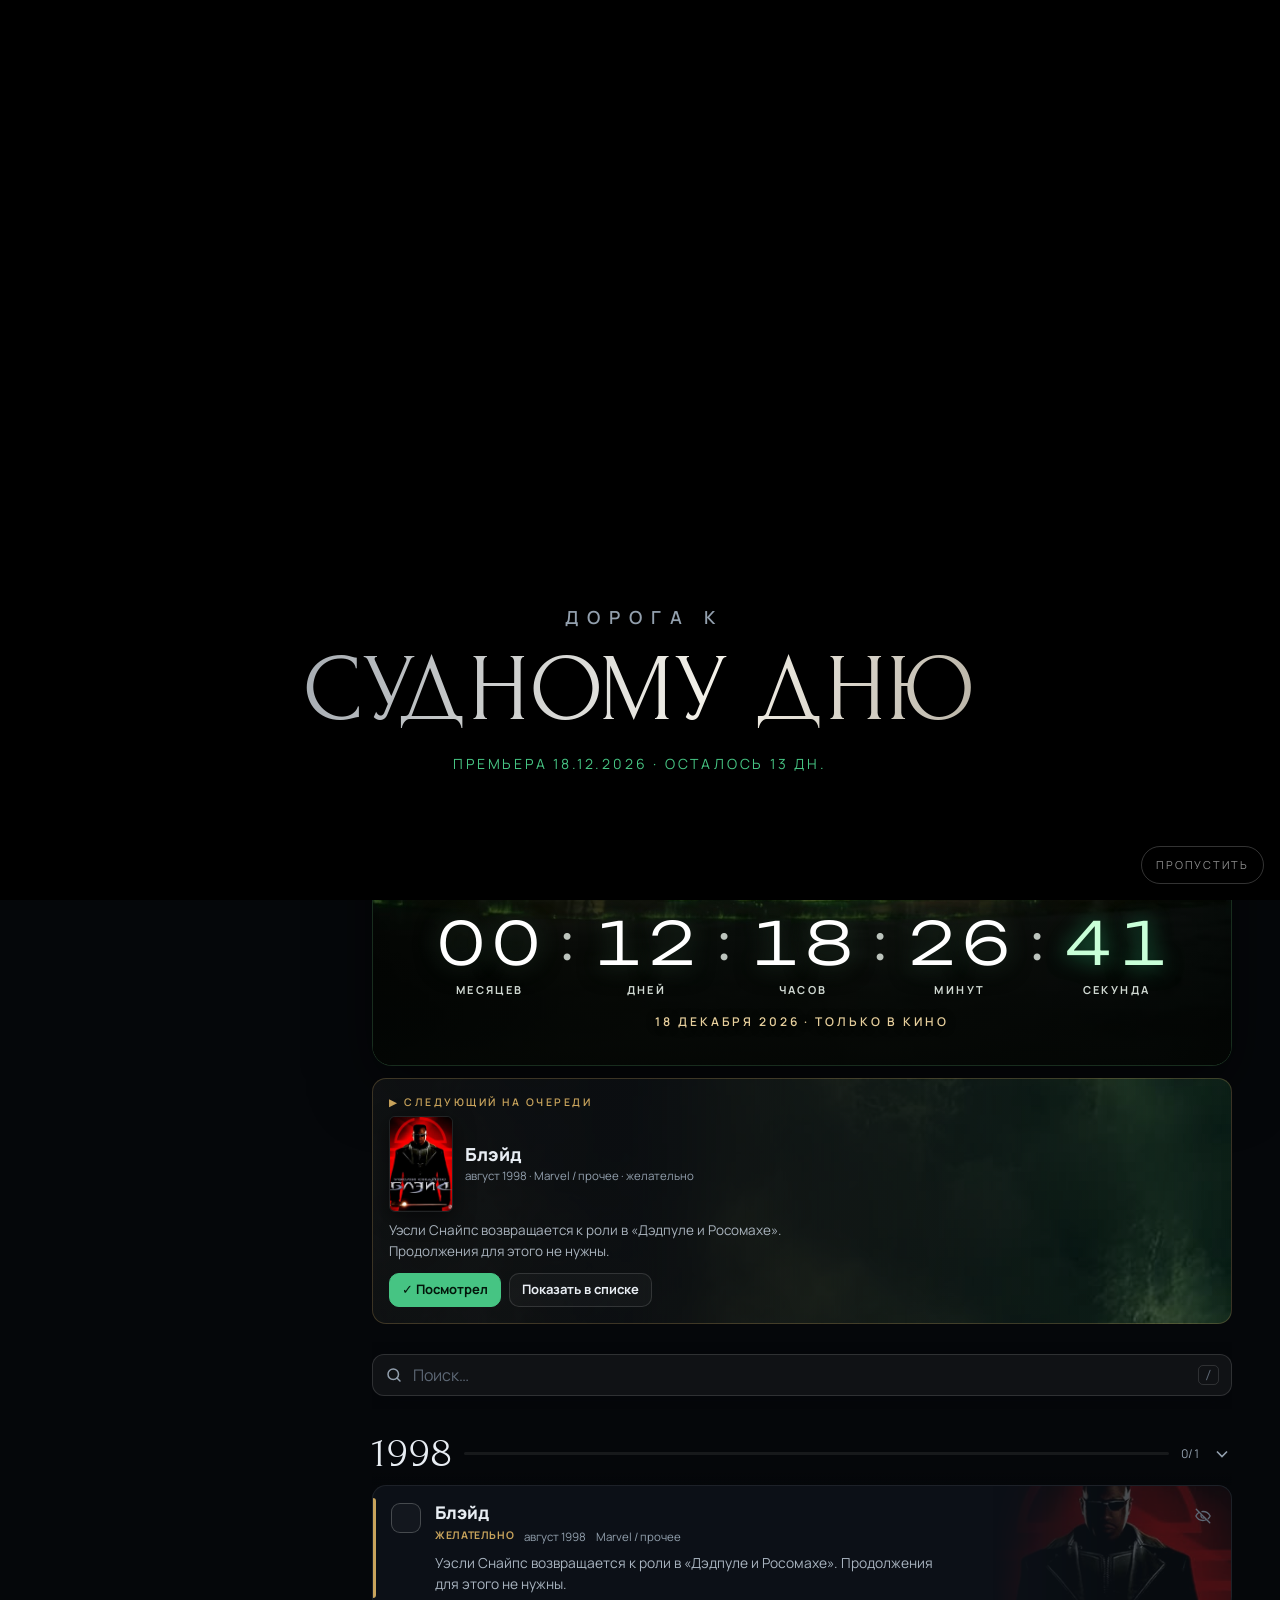
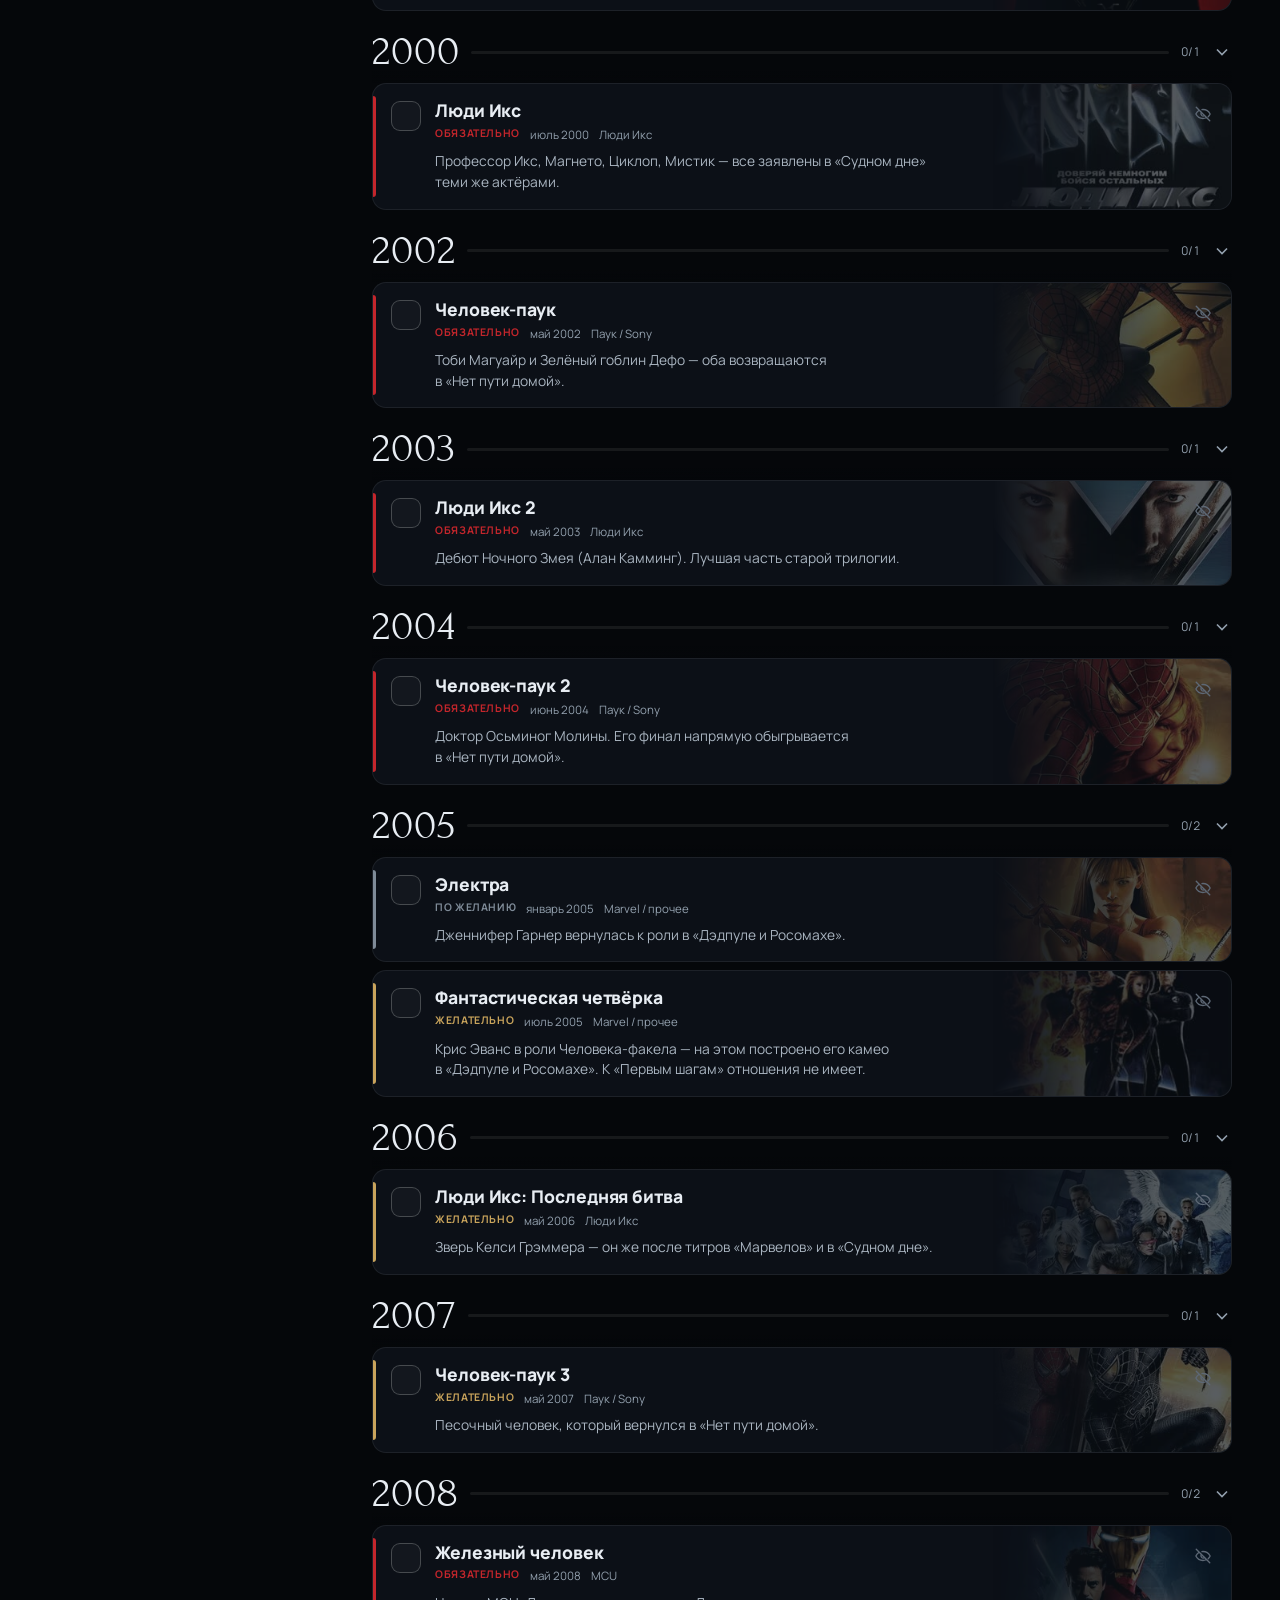
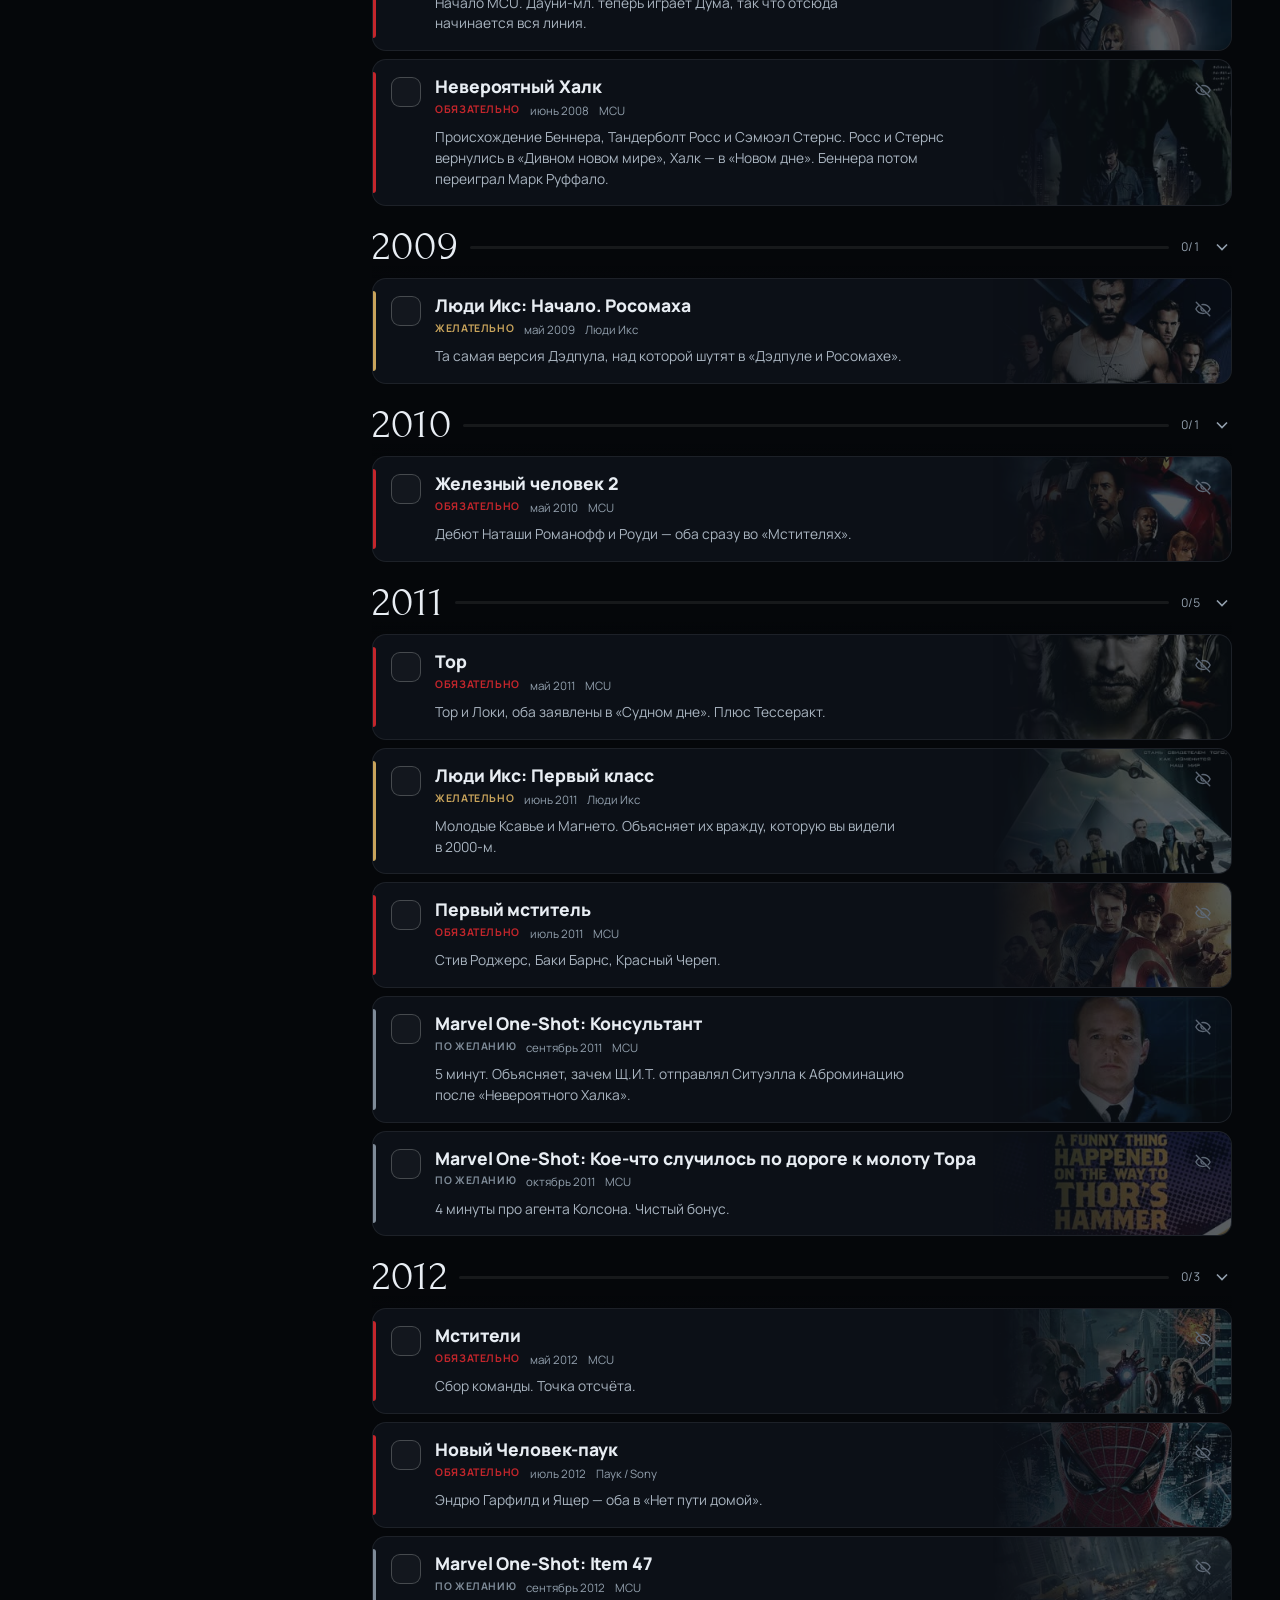
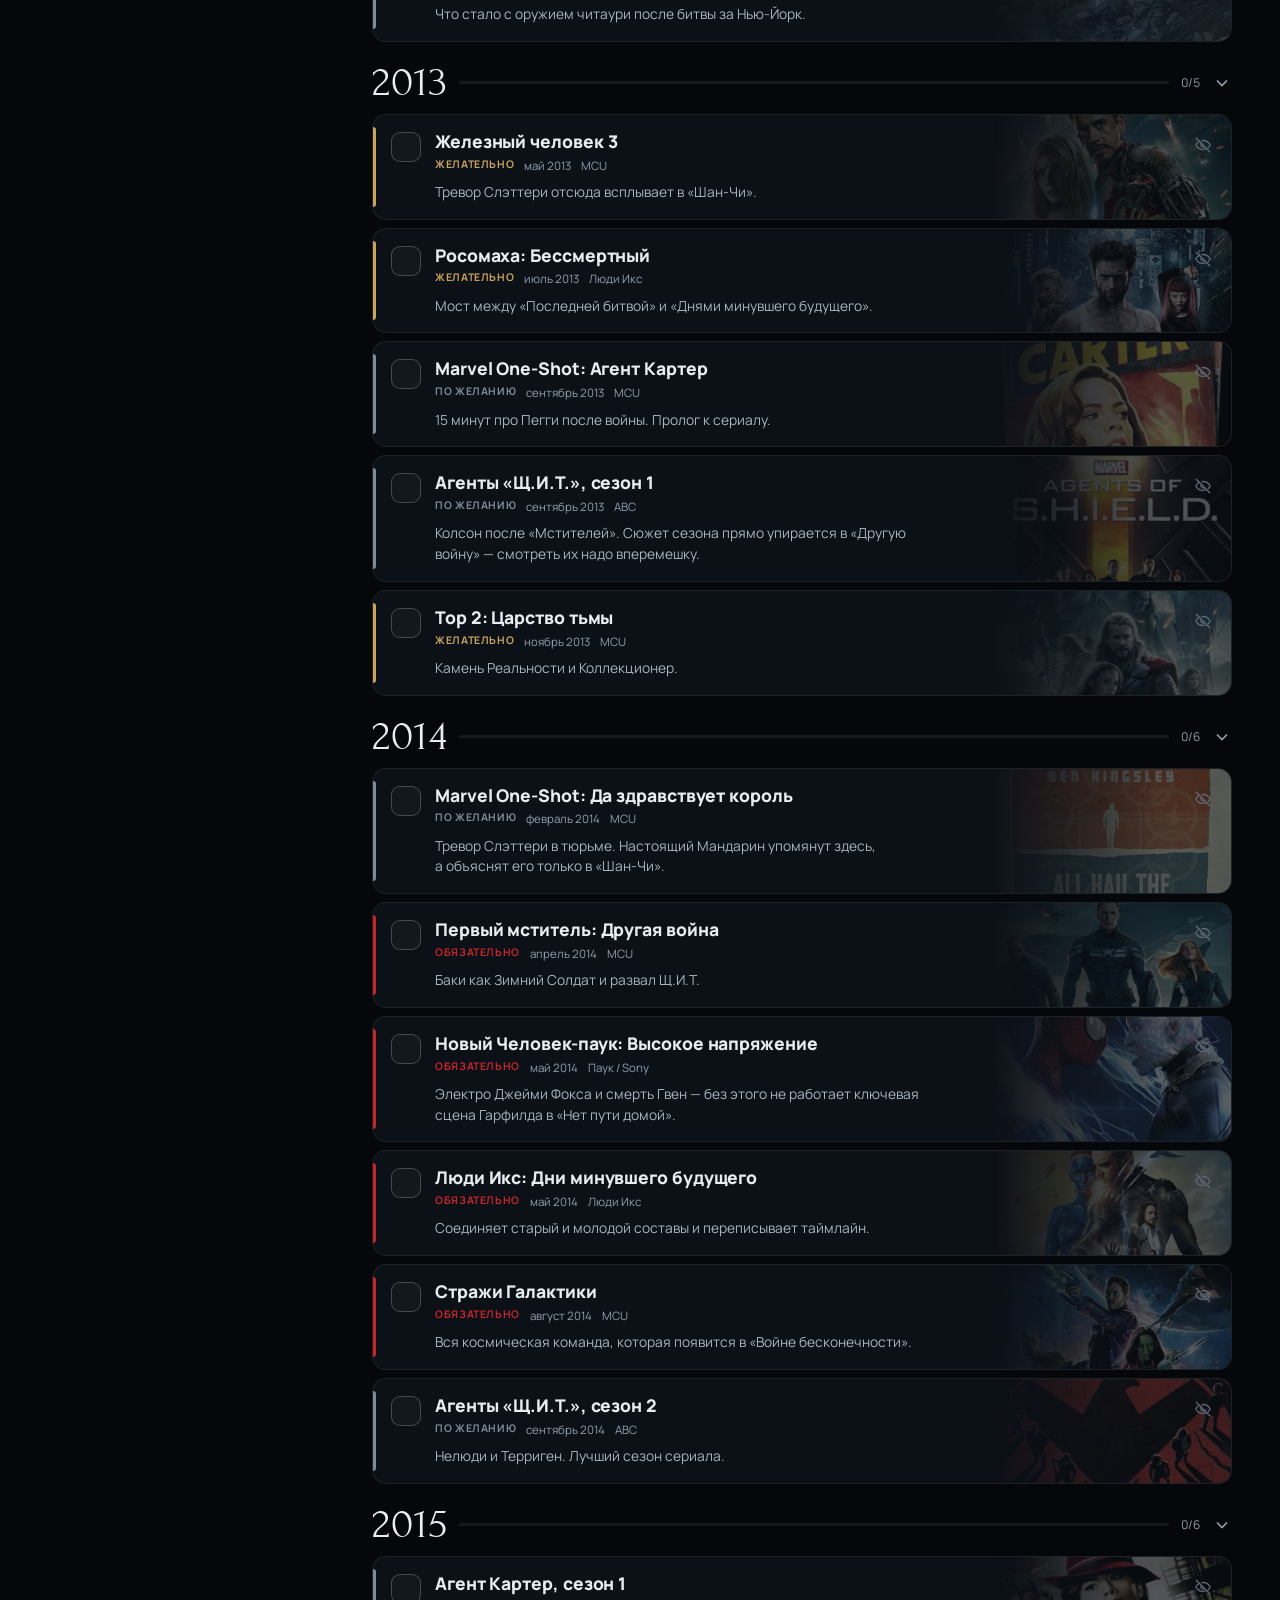
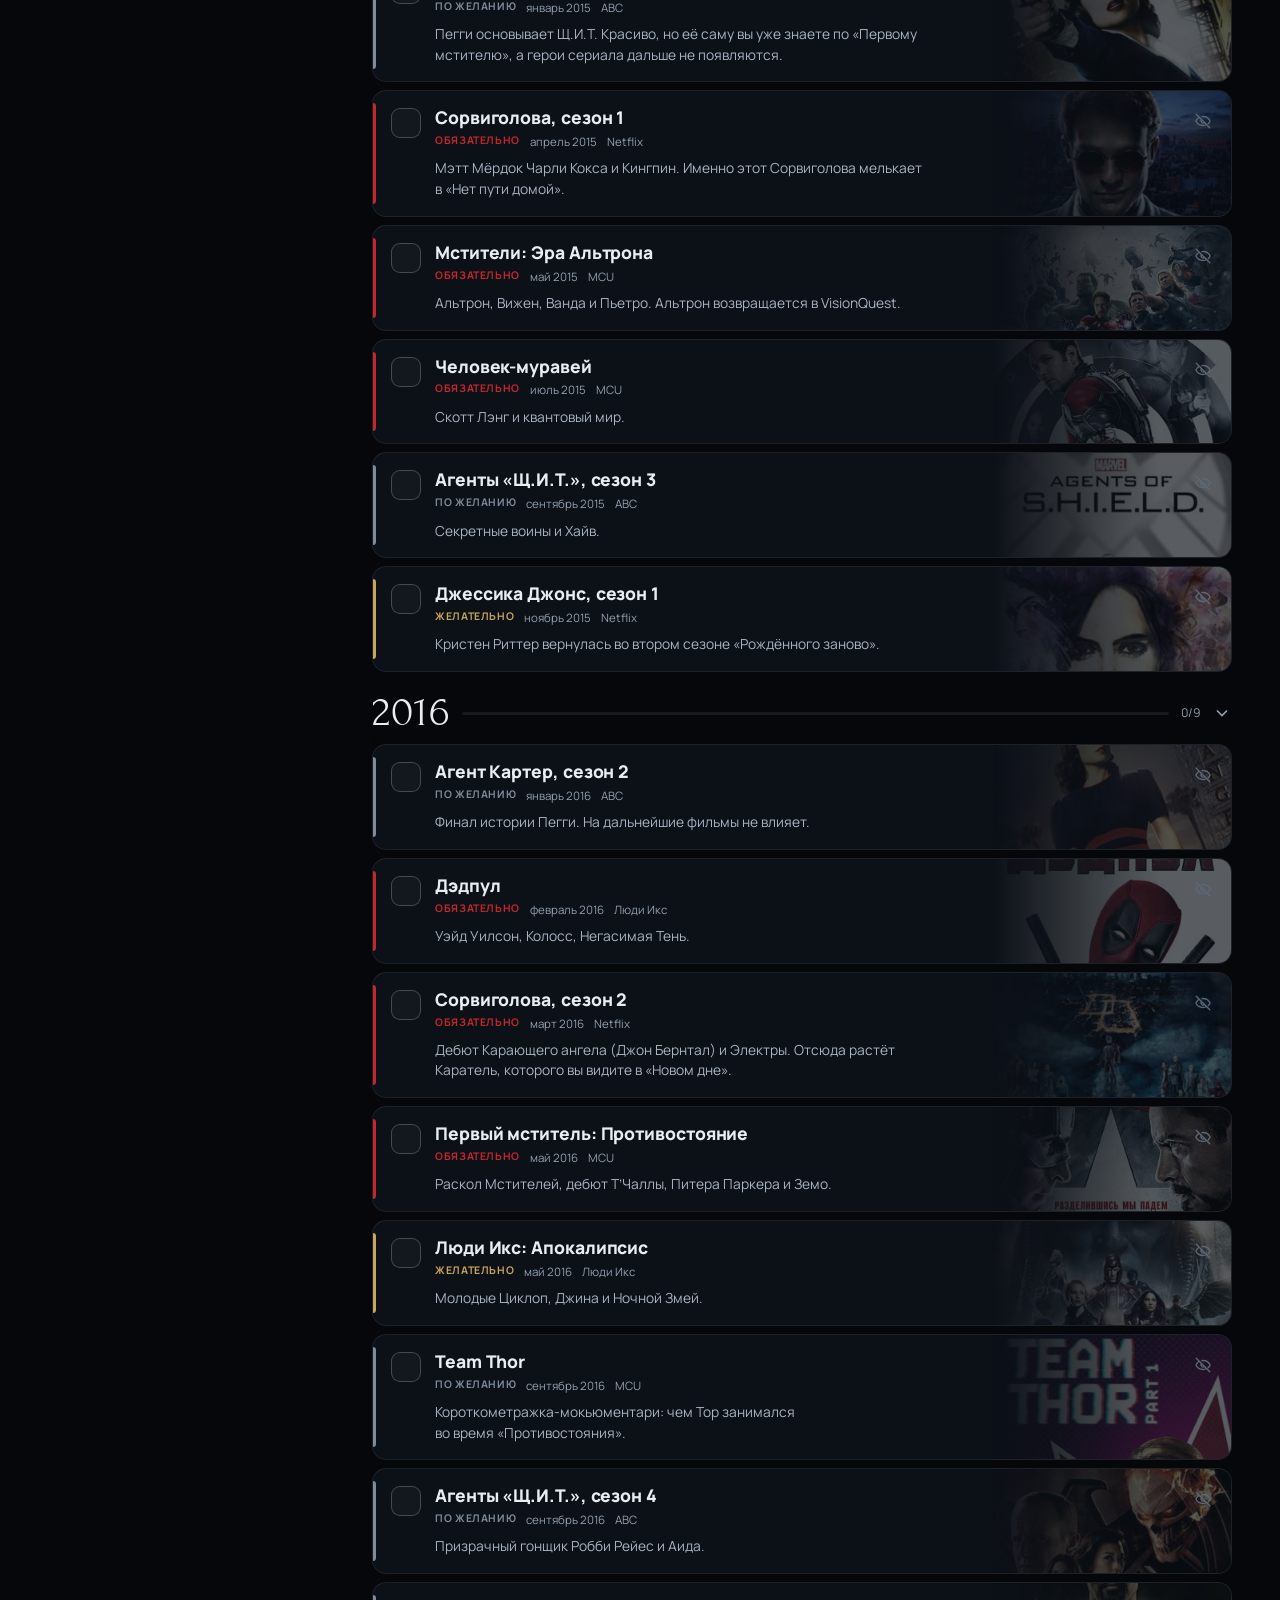
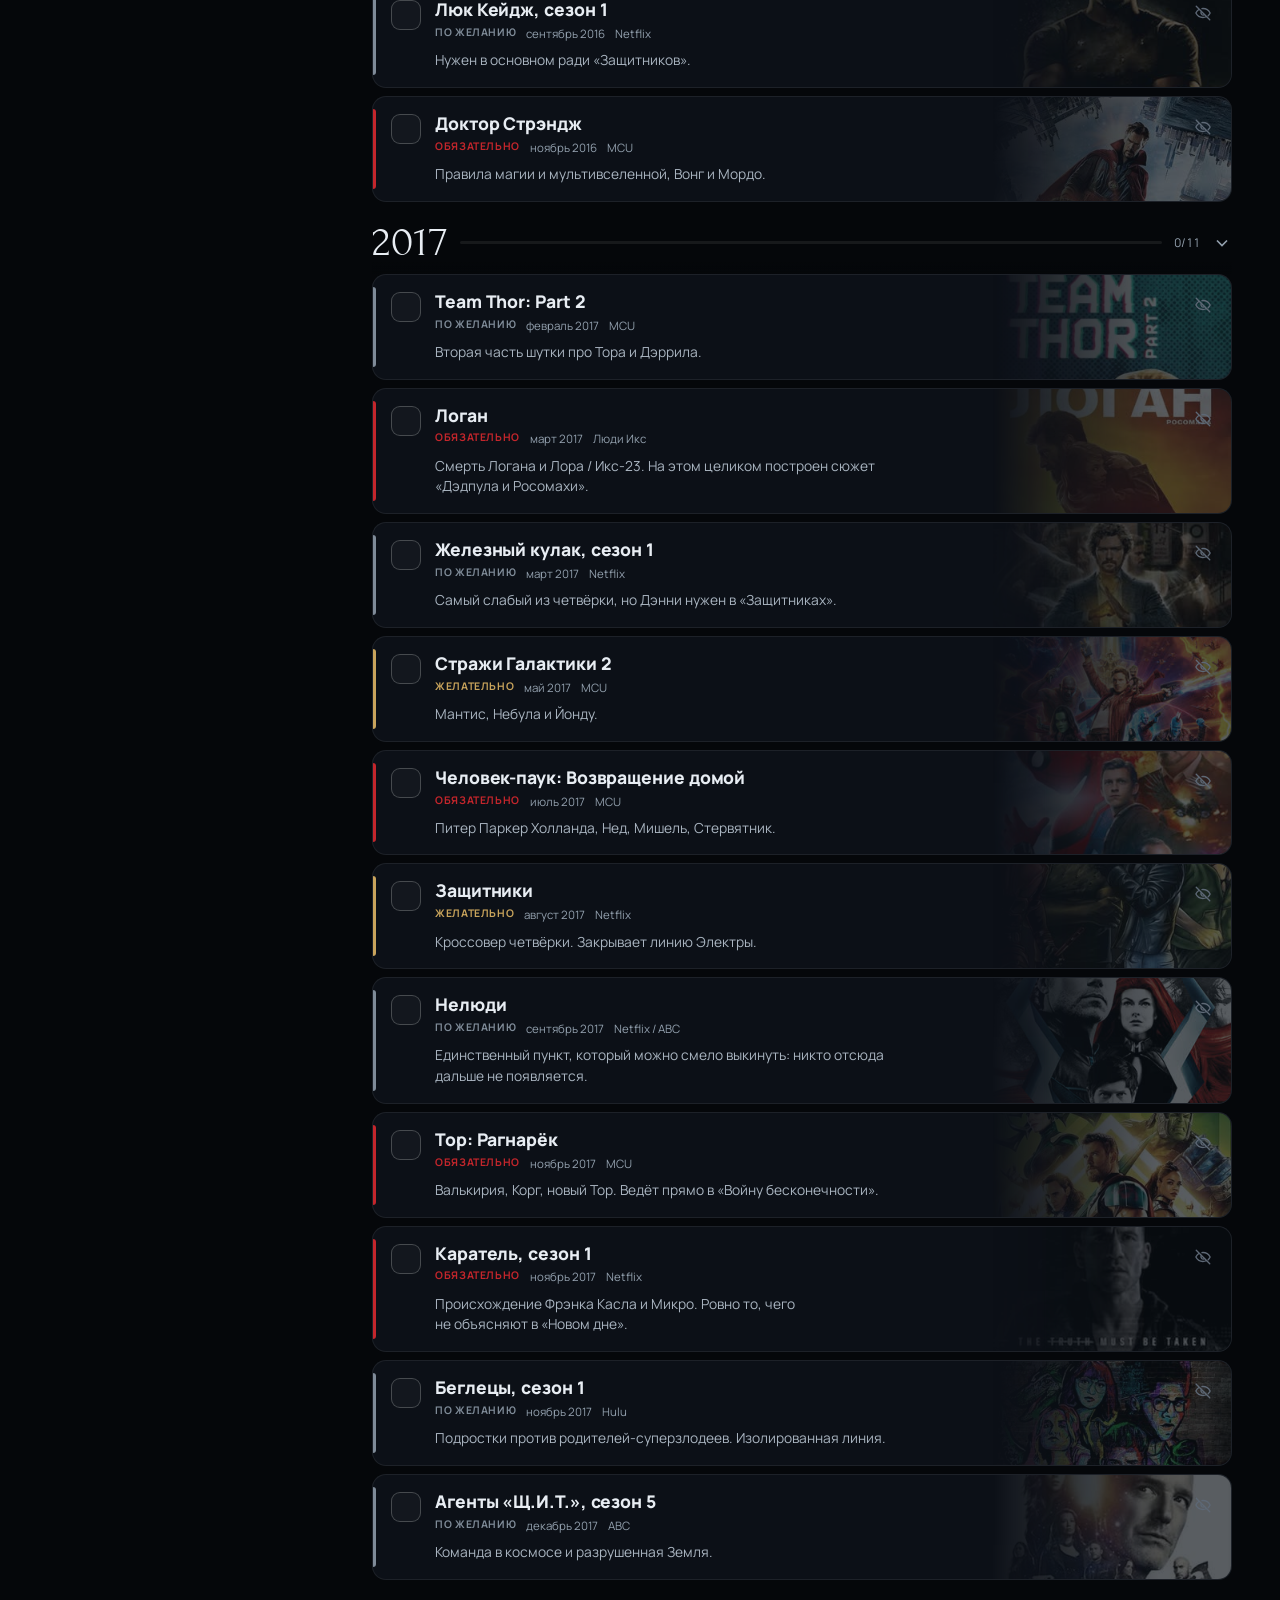
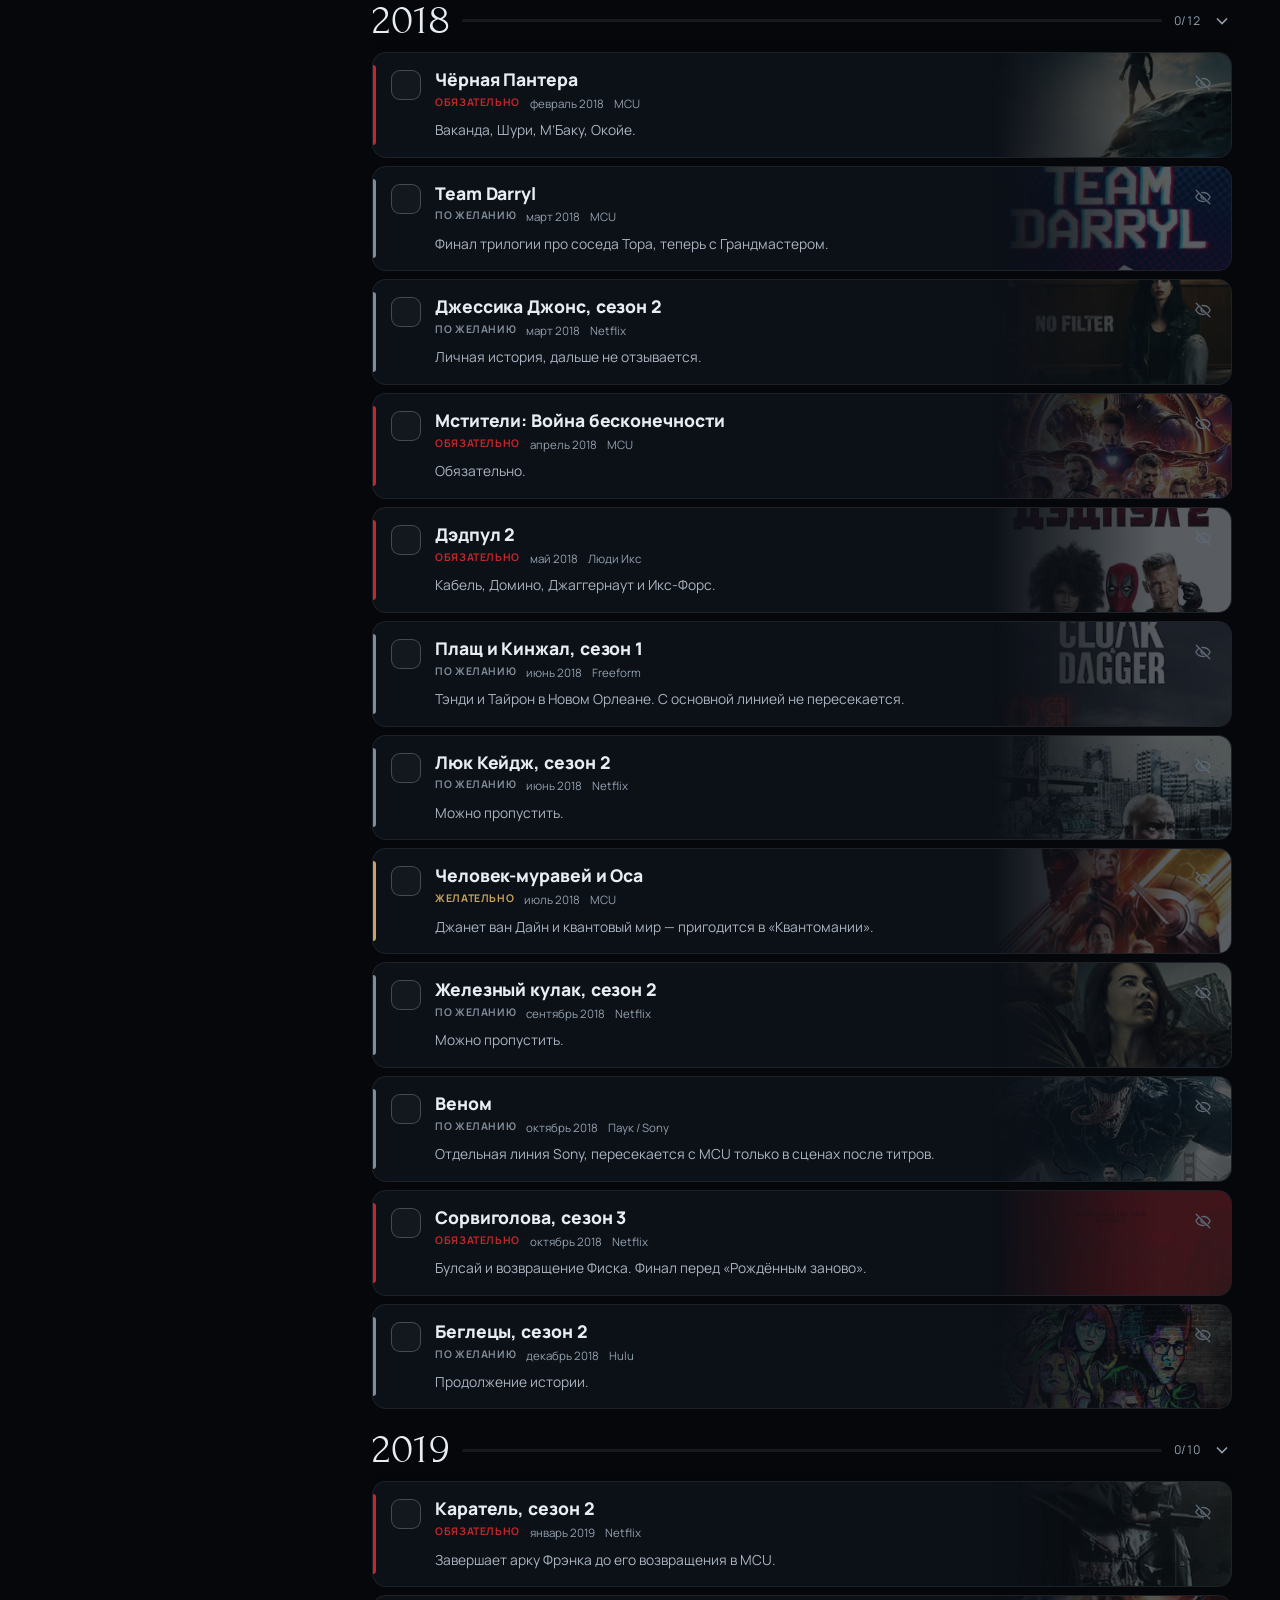
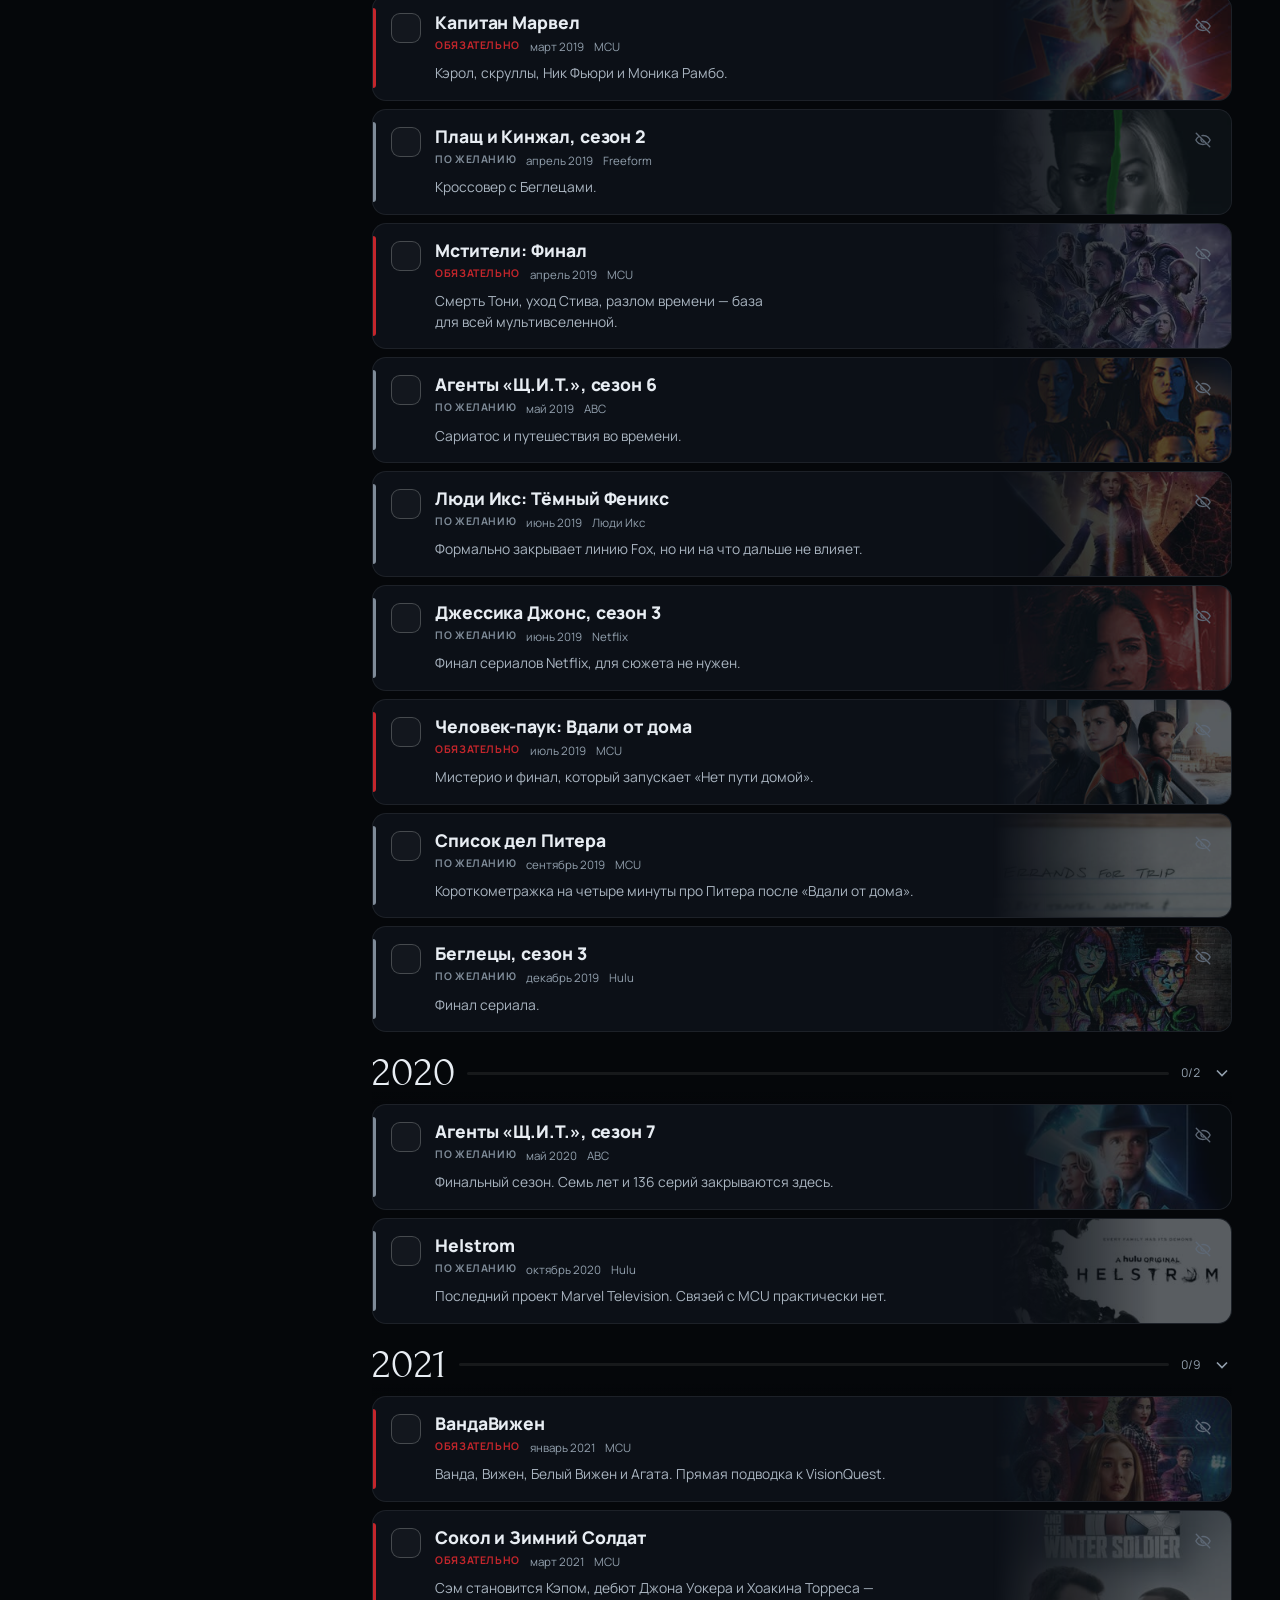
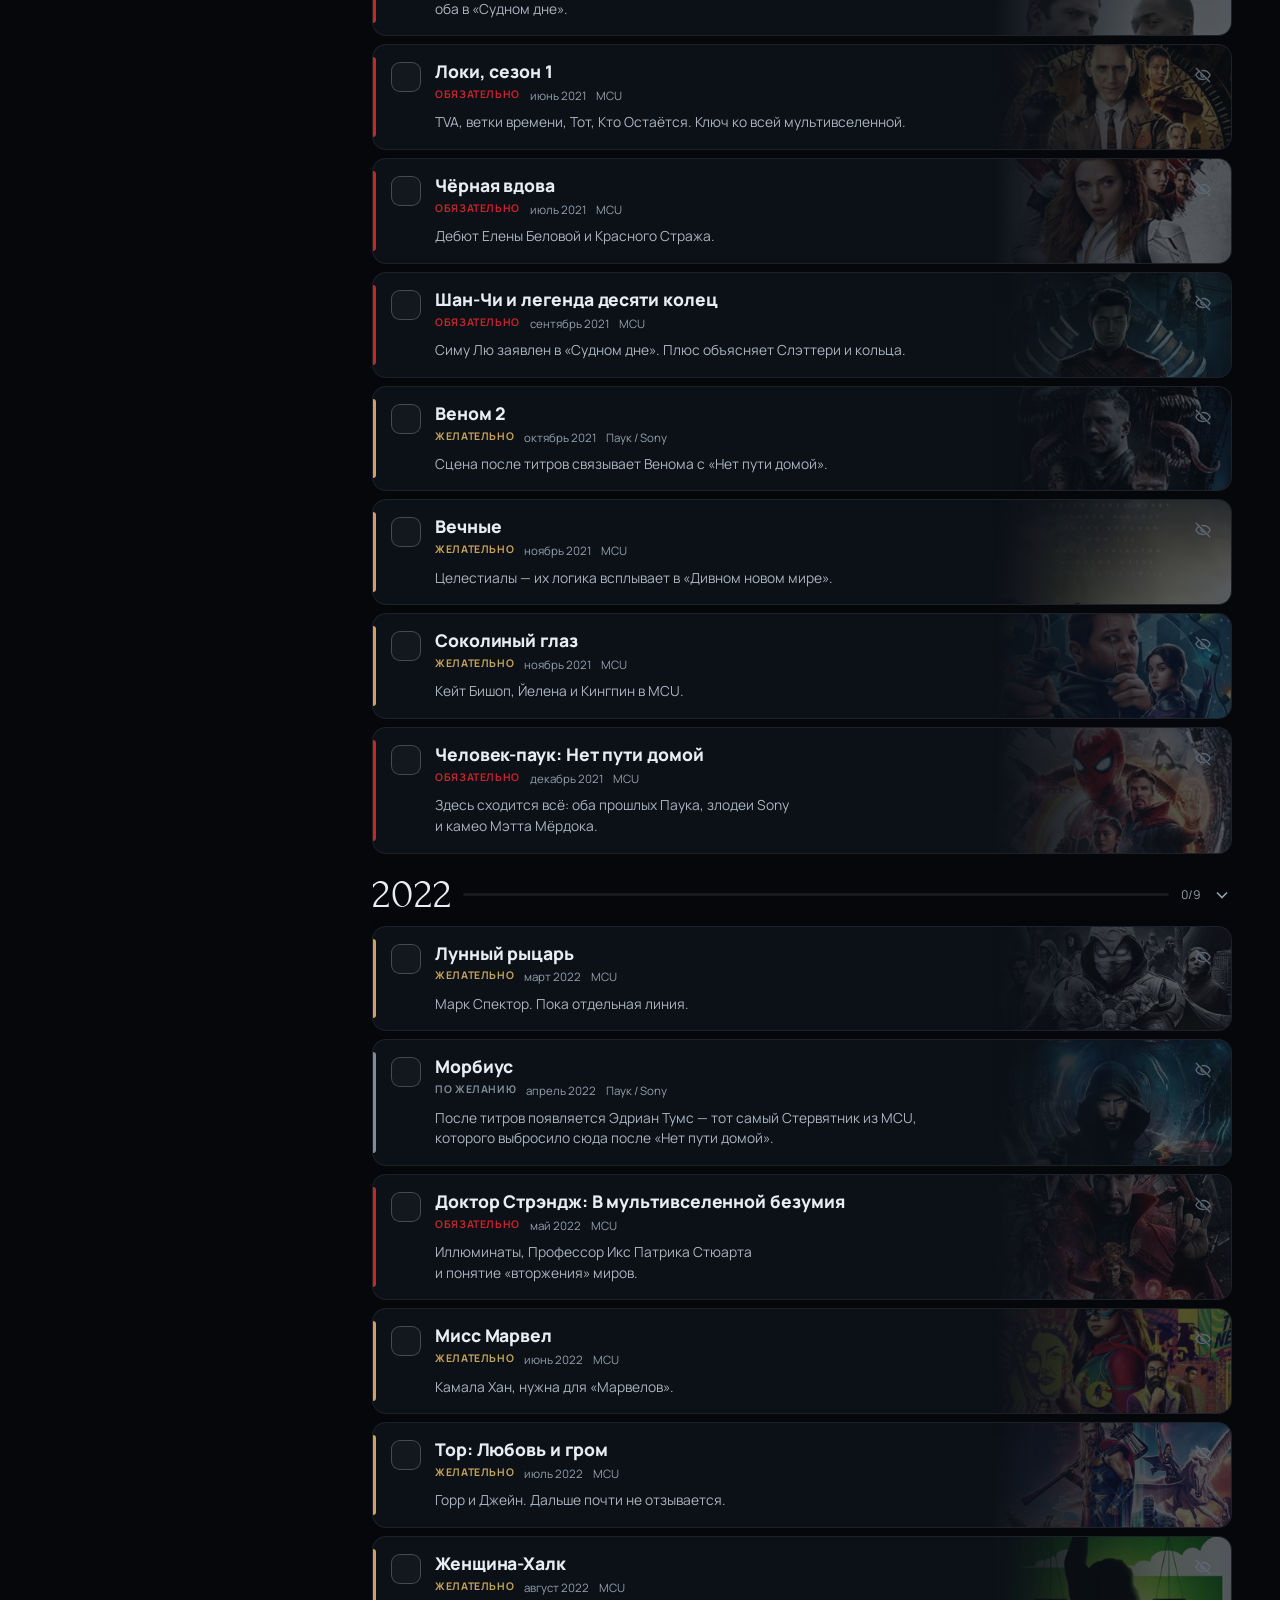
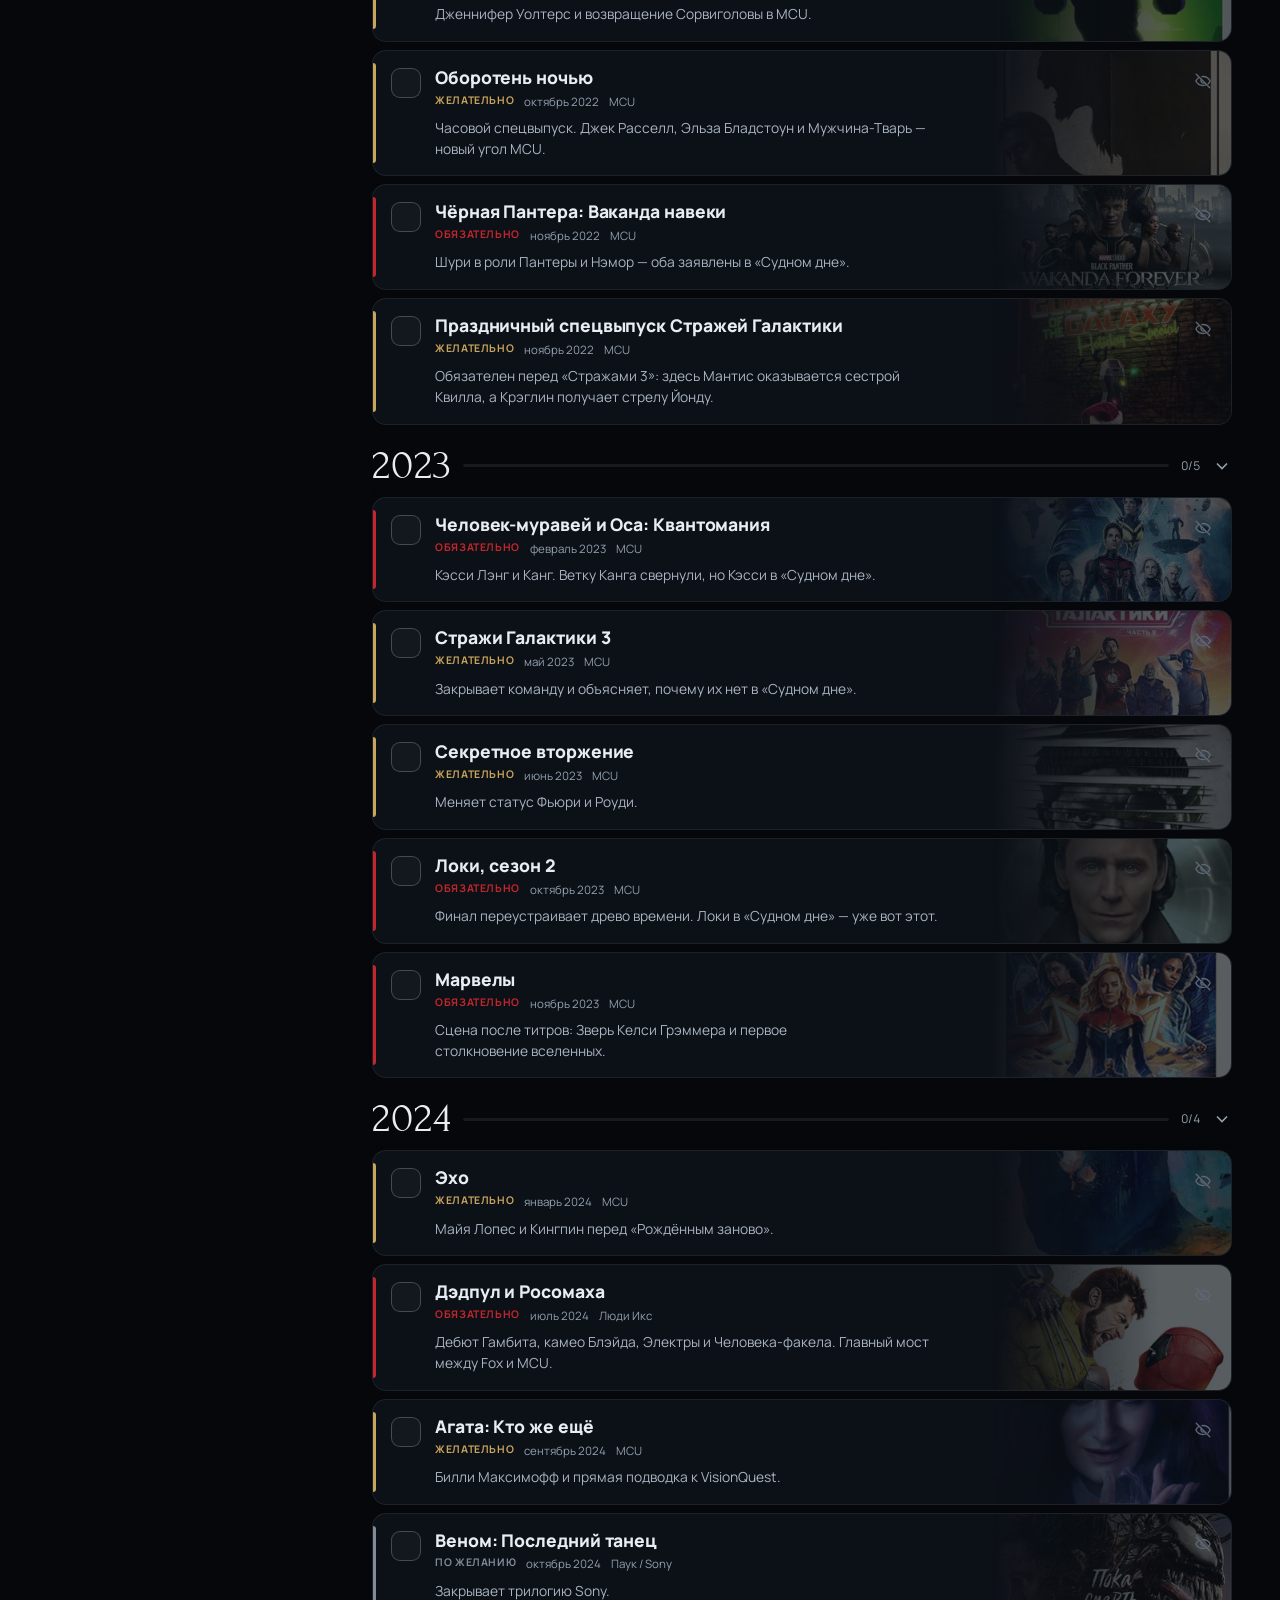
<file: index.html>
<!DOCTYPE html>
<html lang="ru">
<head>
<meta charset="utf-8">
<meta name="viewport" content="width=device-width, initial-scale=1, viewport-fit=cover">
<title>Дорога к Судному дню — хронология Marvel</title>
<meta name="description" content="Хронология Marvel по датам премьер: что посмотреть перед «Мстители: Судный день». Отметки и оценки синхронизируются между устройствами.">
<meta name="apple-mobile-web-app-title" content="Судный день">
<meta name="application-name" content="Судный день">
<meta name="apple-mobile-web-app-capable" content="yes">
<meta name="mobile-web-app-capable" content="yes">
<meta name="apple-mobile-web-app-status-bar-style" content="black-translucent">
<meta name="theme-color" content="#06080b">
<meta name="color-scheme" content="dark">
<link rel="apple-touch-icon" href="apple-touch-icon.png">
<link rel="icon" type="image/png" href="icon.png">
<link rel="manifest" href="site.webmanifest">
<link rel="preconnect" href="https://fonts.googleapis.com">
<link rel="preconnect" href="https://fonts.gstatic.com" crossorigin>
<link href="https://fonts.googleapis.com/css2?family=Forum&family=Manrope:wght@400;500;600;700;800&family=Unbounded:wght@300;400&family=JetBrains+Mono:wght@400;500&display=swap" rel="stylesheet">
<link rel="stylesheet" href="styles.css">
</head>
<body>

<div class="bg" aria-hidden="true">
  <div class="bg-glow g-red"></div>
  <div class="bg-glow g-green"></div>
</div>

<div class="backdrop" aria-hidden="true">
  <video class="bd-video" id="bdVideo" muted loop playsinline preload="none" disablepictureinpicture></video>
  <div class="bd-fog f1"></div>
  <div class="bd-fog f2"></div>
  <div class="bd-shade"></div>
</div>

<div id="intro" class="intro" hidden aria-hidden="true">
  <video class="in-video" id="inVideo" muted playsinline preload="none"></video>
  <video class="in-logo" id="inLogo" muted playsinline preload="none"></video>
  <div class="in-grid"></div>
  <div class="in-term" id="inTerm"></div>
  <div class="in-stage">
    <div class="in-ring" id="inRing"></div>
    <div class="in-wave"></div>
    <div class="in-wave w2"></div>
    <div class="in-flash"></div>
    <svg class="ic in-doom" viewBox="0 0 32 32"><use href="#i-doom"/></svg>
  </div>
  <div class="in-title" id="inTitle">
    <span class="it-top">Дорога к</span>
    <span class="it-main" id="inMain">Судному дню</span>
    <span class="it-sub" id="inSub"></span>
  </div>
  <button class="intro-skip" type="button">Пропустить</button>
</div>

<div class="app" id="app">

  <!-- Боковая панель (десктоп и iPad в альбомной ориентации) -->
  <aside class="side" aria-label="Прогресс и фильтры">
    <a class="brand" href="#top">
      <span><b>Судный день</b><small>хронология Marvel</small></span>
    </a>
    <div class="side-stats" data-stats></div>
    <button class="btn btn-next" type="button" data-act="next">
      <span class="btn-next-k">Дальше по списку</span>
      <span class="btn-next-t" data-next-title>—</span>
    </button>
    <div class="side-block">
      <div class="side-h">Годы</div>
      <div class="year-grid" id="yearGrid"></div>
    </div>
    <div class="side-block" id="filtersHomeSide"></div>
    <button class="sync-chip" type="button" data-act="sync">
      <span class="sync-dot" data-sync-dot></span>
      <span data-sync-label>Синхронизация</span>
    </button>
  </aside>

  <main class="main" id="top">
    <header class="hero">
      <div class="hero-top">
        <a class="brand brand-m" href="#top">
              <span><b>Судный день</b><small>хронология Marvel</small></span>
        </a>
        <button class="sync-chip sync-chip-m" type="button" data-act="sync" aria-label="Синхронизация">
          <span class="sync-dot" data-sync-dot></span>
          <span data-sync-label>Синхр.</span>
        </button>
      </div>

      <p class="eyebrow">Порядок по&nbsp;датам выхода</p>
      <h1 class="title"><span class="t1">Дорога к</span> <span class="t2">Судному дню</span></h1>
      <p class="lead">Чтобы ни один персонаж не появился из&nbsp;ниоткуда. Каждый пункт объясняет, зачем он нужен. Отметьте просмотренное и оцените — оценки ставятся героями, а не цифрами.</p>

      <section class="clock" id="clock" aria-label="Обратный отсчёт до премьеры">
        <div class="clock-art" aria-hidden="true">
          <video class="clock-video" id="clockVideo" muted loop playsinline preload="none" disablepictureinpicture></video>
          <div class="clock-fog"></div>
        </div>
        <div class="clock-body">
          <div class="clock-k">Судный день близко</div>
          <div class="clock-cells" id="clockCells">
            <div class="cc"><b id="cdMo">00</b><span data-u="mo">месяцев</span></div><i>:</i>
            <div class="cc"><b id="cdD">00</b><span data-u="d">дней</span></div><i>:</i>
            <div class="cc"><b id="cdH">00</b><span data-u="h">часов</span></div><i>:</i>
            <div class="cc"><b id="cdM">00</b><span data-u="m">минут</span></div><i>:</i>
            <div class="cc cd-s"><b id="cdS">00</b><span data-u="s">секунд</span></div>
          </div>
          <div class="clock-date" id="clockDate">18 декабря 2026 · только в кино</div>
        </div>
        <button class="clock-btn" type="button" data-act="clock" aria-label="Часы на весь экран" title="На весь экран">
          <svg viewBox="0 0 24 24" aria-hidden="true"><path class="i-open" d="M4 9V4h5M20 9V4h-5M4 15v5h5M20 15v5h-5"/><path class="i-close" d="M6 6l12 12M18 6L6 18"/></svg>
        </button>
      </section>

      <div class="hero-stats" data-stats></div>

      <div class="next-card" id="nextCard"></div>
    </header>

    <div class="toolbar" id="toolbar">
      <div class="tb-row">
        <label class="search">
          <svg viewBox="0 0 24 24" aria-hidden="true"><circle cx="11" cy="11" r="7"/><path d="M20 20l-4-4"/></svg>
          <input id="q" type="search" placeholder="Поиск…" autocomplete="off" enterkeyhint="search" aria-label="Поиск">
          <kbd>/</kbd>
        </label>
        <div class="seg seg-level" role="radiogroup" aria-label="Что показывать" data-pref="level">
          <button type="button" role="radio" data-v="all">Всё</button>
          <button type="button" role="radio" data-v="noopt" title="Скрыть пункты «по желанию»">Важное</button>
          <button type="button" role="radio" data-v="must">Обязательное</button>
        </div>
        <label class="lvl-pick" title="Что показывать">
          <select data-pref-select="level" aria-label="Что показывать">
            <option value="all">Всё</option>
            <option value="noopt">Важное</option>
            <option value="must">Обязательное</option>
          </select>
          <svg viewBox="0 0 24 24" aria-hidden="true"><path d="M7 10l5 5 5-5"/></svg>
        </label>
      </div>
      <div class="year-chips" id="yearChips" aria-label="Перейти к году"></div>
    </div>

    <div id="list" class="list" aria-live="polite"></div>

    <section class="final">
      <div>
        <div class="final-k">Финальная точка · 18 декабря 2026</div>
        <h2 class="final-t">Мстители: Судный день</h2>
        <p>Сводит вместе состав MCU, «Фантастическую четвёрку» и&nbsp;легендарных Людей Икс из&nbsp;фильмов Fox. Роберт Дауни-мл. играет Доктора Дума — не&nbsp;Тони Старка.</p>
      </div>
    </section>

    <footer class="foot">
      <div class="legend">
        <span><i class="lg lg-must"></i>Обязательно</span>
        <span><i class="lg lg-nice"></i>Желательно</span>
        <span><i class="lg lg-opt"></i>По желанию</span>
      </div>
      <p>«Сорвиголова» (2003), «Электра», «Блэйд» и «Фантастическая четвёрка» 2005–2007 годов к&nbsp;MCU не&nbsp;относятся — они в&nbsp;списке потому, что их герои делают камео в&nbsp;«Дэдпуле и&nbsp;Росомахе».</p>
      <p>Кадры из тизера «Мстители: Судный день» © Marvel Studios. Постеры — из Википедии и MCU Wiki, © правообладатели. Атмосферные арты — фан-арт с Pinterest, права у авторов. Фанатский некоммерческий проект.</p>
      <p class="foot-actions">
        <button type="button" class="link" data-act="intro">▶ Заставка</button>
        <button type="button" class="link" data-act="sync">☁ Синхронизация</button>
        <button type="button" class="link" data-act="top">↑ Наверх</button>
      </p>
    </footer>
  </main>
</div>

<!-- Нижняя панель (телефоны и планшеты) -->
<nav class="tabbar" aria-label="Навигация">
  <button type="button" data-act="top">
    <svg viewBox="0 0 24 24" aria-hidden="true"><path d="M4 6h16M4 12h16M4 18h10"/></svg><span>Хроника</span>
  </button>
  <button type="button" data-act="next" class="tab-main">
    <svg viewBox="0 0 24 24" aria-hidden="true"><path d="M7 4l11 8-11 8z"/></svg><span>Дальше</span>
  </button>
  <button type="button" data-act="filters">
    <svg viewBox="0 0 24 24" aria-hidden="true"><path d="M4 6h16M7 12h10M10 18h4"/></svg><span>Фильтры</span><i class="badge" id="filterBadge" hidden></i>
  </button>
  <button type="button" data-act="sync">
    <svg viewBox="0 0 24 24" aria-hidden="true"><path d="M7 18h10a4 4 0 0 0 .6-7.96A6 6 0 0 0 6.1 9.1 4.5 4.5 0 0 0 7 18z"/></svg><span>Синхр.</span><i class="sync-dot tab-dot" data-sync-dot></i>
  </button>
</nav>

<dialog class="sheet" id="sheetFilters" tabindex="-1" aria-labelledby="sfT">
  <div class="sheet-grip" aria-hidden="true"></div>
  <div class="sheet-head"><h2 id="sfT">Фильтры и вид</h2><button type="button" class="x" data-close aria-label="Закрыть">✕</button></div>
  <div class="sheet-body" id="filtersHomeSheet"></div>
</dialog>

<dialog class="sheet" id="sheetSync" tabindex="-1" aria-labelledby="ssT">
  <div class="sheet-grip" aria-hidden="true"></div>
  <div class="sheet-head"><h2 id="ssT">Синхронизация</h2><button type="button" class="x" data-close aria-label="Закрыть">✕</button></div>
  <div class="sheet-body" id="syncBody"></div>
</dialog>

<dialog class="sheet sheet-small" id="joinDialog" tabindex="-1" aria-labelledby="jdT">
  <div class="sheet-head"><h2 id="jdT">Подключить устройство?</h2></div>
  <div class="sheet-body">
    <p>Это устройство будет использовать коллекцию <b class="mono" id="jdCode"></b>. Отметки с&nbsp;этого устройства объединятся с&nbsp;облачными, и&nbsp;дальше все изменения будут появляться везде.</p>
    <div class="row-btns">
      <button type="button" class="btn btn-primary" id="jdOk">Подключить</button>
      <button type="button" class="btn" data-close>Отмена</button>
    </div>
  </div>
</dialog>

<!-- Фильтры: один экземпляр, переезжает между боковой панелью и шторкой -->
<template id="filtersTpl">
  <div class="filters" id="filters">
    <div class="f-group">
      <div class="f-h">Что показывать</div>
      <div class="seg seg-col" role="radiogroup" data-pref="level">
        <button type="button" role="radio" data-v="all">Всё <small data-count="all"></small></button>
        <button type="button" role="radio" data-v="noopt">Без «по желанию» <small data-count="noopt"></small></button>
        <button type="button" role="radio" data-v="must">Только обязательное <small data-count="must"></small></button>
      </div>
      <p class="f-note">Просмотренное видно всегда, даже если оно «по желанию».</p>
    </div>
    <div class="f-group">
      <div class="f-h">Статус</div>
      <div class="seg" role="radiogroup" data-pref="status">
        <button type="button" role="radio" data-v="all">Все</button>
        <button type="button" role="radio" data-v="left">Впереди</button>
        <button type="button" role="radio" data-v="done">Просмотрено</button>
      </div>
    </div>
    <div class="f-group">
      <div class="f-h">Франшизы <button type="button" class="link f-all" id="frAll">все</button></div>
      <div class="chips" id="frChips"></div>
    </div>
    <div class="f-group">
      <div class="f-h">Вид</div>
      <label class="sw"><input type="checkbox" data-pref="compact"><span class="sw-t">Компактные карточки<small>Без описаний — больше фильмов на экране</small></span><i></i></label>
      <label class="sw"><input type="checkbox" data-pref="collapseDone"><span class="sw-t">Сворачивать просмотренные годы<small>Год, где всё отмечено, складывается в одну строку</small></span><i></i></label>
      <label class="sw"><input type="checkbox" data-pref="showHidden"><span class="sw-t">Показывать скрытые <b id="hiddenN"></b><small>Пункты, которые вы убрали кнопкой «Скрыть»</small></span><i></i></label>
      <button type="button" class="btn btn-sm btn-ghost" id="unhideAll" hidden>Вернуть все скрытые</button>
    </div>
    <button type="button" class="btn btn-ghost" id="fReset">Сбросить фильтры</button>
  </div>
</template>

<div class="toast" id="toast" role="status" aria-live="polite"></div>

<script src="icons.js"></script>
<script src="data.js"></script>
<script src="app.js"></script>
</body>
</html>
</file>
<file: styles.css>
/* ============================================================
   Дорога к Судному дню — тёмный хай-тек, зелень Дума, красный Marvel
   ============================================================ */
:root{
  --bg:#05070a; --bg2:#0a0e13;
  --panel:rgba(15,20,27,.78); --panel-solid:#0f141b; --panel-2:rgba(22,29,38,.9);
  --line:rgba(255,255,255,.07); --line-2:rgba(255,255,255,.13); --line-3:rgba(255,255,255,.22);
  --text:#e8edf3; --muted:#93a0ae; --dim:#5d6875;
  --red:#c4262c; --red-2:#e2484d; --gold:#c9a45c; --gold-2:#e6cf9c; --steel:#7f8b98;
  --green:#46c483; --green-2:#a6ecc6; --green-d:#123d22;
  --c-must:var(--red); --c-nice:var(--gold); --c-opt:var(--steel);

  --f-display:'Forum','Times New Roman',Georgia,serif;
  --f-clock:'Unbounded','Manrope',system-ui,sans-serif;
  --f-code:'JetBrains Mono',ui-monospace,'SF Mono',Menlo,Consolas,monospace;
  --f-body:'Manrope',system-ui,-apple-system,'Segoe UI',Roboto,sans-serif;
  --f-mono:'Manrope',system-ui,-apple-system,'Segoe UI',Roboto,sans-serif;  /* служебные подписи */

  --r-s:8px; --r:14px; --r-l:20px;
  --gutter:16px;
  --tb-h:0px;               /* высота липкой панели, ставится из JS */
  --tab-h:0px;              /* высота нижней навигации */
  --safe-b:env(safe-area-inset-bottom,0px);
  --safe-t:env(safe-area-inset-top,0px);
  --ease-out:cubic-bezier(.22,1,.36,1);
  --ease-io:cubic-bezier(.65,0,.35,1);
  color-scheme:dark;
}
*,*::before,*::after{box-sizing:border-box}
html{font-synthesis:none;-webkit-text-size-adjust:100%;text-size-adjust:100%;scroll-behavior:smooth;
  scroll-padding-top:calc(var(--tb-h) + 12px)}
html,body{margin:0;padding:0}
body{background:var(--bg);color:var(--text);font-family:var(--f-body);font-size:15px;line-height:1.5;
  -webkit-font-smoothing:antialiased;-moz-osx-font-smoothing:grayscale;
  -webkit-tap-highlight-color:transparent;overflow-x:hidden;overflow-x:clip;
  padding-bottom:calc(var(--tab-h) + var(--safe-b))}
button{font:inherit;color:inherit;background:none;border:0;padding:0;cursor:pointer;touch-action:manipulation}
input,select{font:inherit;color:inherit}
h1,h2,h3,p{margin:0}
:focus-visible{outline:2px solid var(--green);outline-offset:2px;border-radius:6px}
::selection{background:rgba(54,228,140,.35)}
[hidden]{display:none!important}
.mono{font-family:var(--f-code);letter-spacing:.04em}

/* Русские переносы и аккуратная типографика */
.lead,.c-why,.final p,.foot p,.sheet p,.next-why{hyphens:auto;-webkit-hyphens:auto;text-wrap:pretty;overflow-wrap:break-word}
.title{text-wrap:balance;overflow-wrap:normal;hyphens:manual}
.eyebrow,.next-k,.final-k,.clock-k,.clock-date,.c-title,.next-t,.f-h,.sw-t,.sync-sec h3,.cd-label{text-wrap:balance}
.c-title,.final-t,.next-t,.sheet h2{text-wrap:balance;overflow-wrap:break-word;hyphens:manual}

/* ---------- Фон ---------- */
.bg{position:fixed;inset:0;z-index:-1;overflow:hidden;pointer-events:none;background:
  radial-gradient(120% 80% at 50% -10%,#0d141b 0%,var(--bg) 60%)}
.bg-glow{position:absolute;width:70vmax;height:70vmax;border-radius:50%;opacity:.5;will-change:transform}
.g-red{left:-25vmax;top:-30vmax;background:radial-gradient(closest-side,rgba(230,36,41,.22),transparent);
  animation:drift1 26s var(--ease-io) infinite alternate}
.g-green{right:-30vmax;bottom:-35vmax;background:radial-gradient(closest-side,rgba(54,228,140,.16),transparent);
  animation:drift2 32s var(--ease-io) infinite alternate}
@keyframes drift1{to{transform:translate(12vmax,10vmax)}}
@keyframes drift2{to{transform:translate(-14vmax,-8vmax)}}

/* ---------- Видео-фон шапки ---------- */
.backdrop{position:absolute;left:0;right:0;top:0;height:min(92vh,880px);z-index:0;overflow:hidden;pointer-events:none;
  background:#05070a center 30%/cover no-repeat;background-image:var(--bd-poster,none)}
.bd-video{position:absolute;inset:0;width:100%;height:100%;object-fit:cover;object-position:center 30%;opacity:0;
  transition:opacity 1.2s ease;filter:saturate(1.05) contrast(1.05)}
.bd-video.on{opacity:1}
.bd-shade{position:absolute;inset:0;background:
  linear-gradient(180deg,rgba(5,7,10,.55) 0%,rgba(5,7,10,.05) 22%,rgba(5,7,10,.15) 45%,rgba(5,7,10,.82) 72%,var(--bg) 100%),
  radial-gradient(120% 90% at 50% 30%,transparent 40%,rgba(5,7,10,.7) 100%),
  linear-gradient(90deg,rgba(18,61,34,.25),transparent 40%,transparent 60%,rgba(230,36,41,.12))}
.bd-fog{position:absolute;left:0;width:calc(100% + 800px);height:70%;pointer-events:none;opacity:.32;will-change:transform;
  -webkit-mask-image:linear-gradient(180deg,transparent,#000 35%,#000 65%,transparent);mask-image:linear-gradient(180deg,transparent,#000 35%,#000 65%,transparent);
  background-image:url("data:image/svg+xml,%3Csvg xmlns='http://www.w3.org/2000/svg' width='800' height='300'%3E%3Cfilter id='f'%3E%3CfeTurbulence type='fractalNoise' baseFrequency='.004 .012' numOctaves='4' seed='7' stitchTiles='stitch'/%3E%3CfeColorMatrix values='0 0 0 0 .55  0 0 0 0 .78  0 0 0 0 .58  0 0 0 1.4 -.55'/%3E%3C/filter%3E%3Crect width='100%25' height='100%25' filter='url(%23f)'/%3E%3C/svg%3E");
  background-size:800px 300px;background-repeat:repeat-x}
.bd-fog.f1{bottom:8%;animation:fog 60s linear infinite}
.bd-fog.f2{bottom:22%;opacity:.16;animation:fog2 90s linear infinite}
@keyframes fog{from{transform:translateX(0)}to{transform:translateX(-800px)}}
@keyframes fog2{from{transform:translateX(-800px) scaleY(-1)}to{transform:translateX(0) scaleY(-1)}}
.app{position:relative;z-index:1}
.is-off,.is-off *,.is-off *::before,.is-off *::after{animation-play-state:paused!important}

/* ---------- Каркас ---------- */
.app{max-width:1360px;margin:0 auto;padding:0 var(--gutter);
  padding-left:max(var(--gutter),env(safe-area-inset-left));padding-right:max(var(--gutter),env(safe-area-inset-right))}
.main{min-width:0;max-width:820px;margin:0 auto}
.side{display:none}

/* ---------- Бренд ---------- */
.brand{display:inline-flex;align-items:center;gap:10px;color:var(--text);text-decoration:none}
.brand b{display:block;font-family:var(--f-display);font-weight:400;font-size:19px;letter-spacing:.08em;text-transform:uppercase;line-height:1.1}
.brand small{display:block;font-family:var(--f-mono);font-weight:600;font-size:9.5px;letter-spacing:.24em;text-transform:uppercase;color:var(--muted)}

/* ---------- Hero ---------- */
.hero{padding:calc(14px + var(--safe-t)) 0 18px;position:relative}
.hero-top{display:flex;align-items:center;justify-content:space-between;gap:12px;margin-bottom:clamp(170px,36vh,320px)}
.eyebrow{font-family:var(--f-mono);font-weight:600;font-size:11px;letter-spacing:.26em;text-transform:uppercase;color:var(--gold);margin-bottom:12px;text-shadow:0 0 12px rgba(0,0,0,.9)}
@keyframes blink{to{visibility:hidden}}
.title{font-family:var(--f-display);font-weight:400;text-transform:uppercase;line-height:.92;letter-spacing:.02em;
  font-size:clamp(34px,11.2vw,100px);margin-bottom:18px}
.title .t1{display:block;font-family:var(--f-mono);font-weight:600;font-size:max(12px,.2em);letter-spacing:.42em;color:#c3cbd3;margin-bottom:.7em}
.title .t2{display:block;background:linear-gradient(100deg,#a7adb3 0%,#f5f2ea 22%,#a9a294 40%,#f1e7cf 56%,#c9a45c 70%,#ece8de 84%,#a7adb3 100%);
  background-size:250% 100%;-webkit-background-clip:text;background-clip:text;color:transparent;
  background-position:-130% 0;animation:metal 5s cubic-bezier(.45,0,.25,1) 1s 2 backwards;filter:drop-shadow(0 2px 14px rgba(0,0,0,.6))}
@keyframes metal{from{background-position:120% 0}to{background-position:-130% 0}}
.lead{color:#b4bfcb;font-size:15px;max-width:60ch;margin-bottom:22px;text-shadow:0 1px 12px rgba(0,0,0,.8)}

/* Часы Судного дня: витраж, лучи, силуэт */
.clock{position:relative;overflow:hidden;border-radius:var(--r-l);border:1px solid rgba(120,220,150,.18);margin-bottom:12px;
  min-height:clamp(300px,62vw,460px);display:grid;place-items:center;isolation:isolate;background:#030604;
  box-shadow:0 20px 60px rgba(0,0,0,.5),inset 0 0 0 1px rgba(0,0,0,.6)}
.clock-art{position:absolute;inset:0;z-index:-1}
.clock-art{background:#030604 var(--clock-poster,none) center 40%/cover no-repeat}
.clock-video{position:absolute;inset:0;width:100%;height:100%;object-fit:cover;object-position:center 40%;opacity:0;transition:opacity .9s ease}
.clock-video.on{opacity:1}
.clock-fog{position:absolute;inset:0;background:linear-gradient(0deg,rgba(3,6,4,.94) 0%,rgba(3,6,4,.6) 30%,rgba(3,6,4,.1) 60%,rgba(3,6,4,.25) 100%)}
.clock-body{position:relative;text-align:center;padding:24px 12px;width:100%;margin-top:auto;padding-bottom:clamp(18px,4vw,34px)}
.clock{align-content:end}
.clock-k{font-family:var(--f-display);font-weight:400;text-transform:uppercase;letter-spacing:.3em;padding-left:.3em;
  font-size:clamp(13px,3.4vw,24px);color:#f2f6f2;text-shadow:0 2px 18px rgba(0,0,0,.9),0 0 30px rgba(120,255,160,.25);margin-bottom:.9em}
.clock-cells{display:flex;justify-content:center;align-items:flex-start;gap:.22em;font-size:40px}
.clock-cells i{font-style:normal;font-family:var(--f-clock);font-weight:300;font-size:.9em;line-height:1.05;color:#e9f2ea;opacity:.8}
.cc{display:flex;flex-direction:column;align-items:center;min-width:0}
.cc b{font-family:var(--f-clock);font-weight:300;font-variant-numeric:tabular-nums;letter-spacing:.14em;padding-left:.14em;
  font-size:1em;line-height:1;color:#fff;text-shadow:0 2px 24px rgba(0,0,0,.85),0 0 22px rgba(160,255,190,.25)}
.cc span{font-family:var(--f-mono);font-weight:700;font-size:clamp(7.5px,2vw,11px);letter-spacing:.22em;padding-left:.22em;text-transform:uppercase;color:#cfd8d1;margin-top:.9em;white-space:nowrap}
.cd-s b{color:#c8ffd8;text-shadow:0 0 22px rgba(54,228,140,.6),0 2px 20px rgba(0,0,0,.8)}
.cd-s b.tick{animation:tick .5s var(--ease-out)}
@keyframes tick{from{opacity:.4;filter:blur(2px)}}
.clock-date{font-family:var(--f-mono);font-size:clamp(10px,2.6vw,12px);letter-spacing:.24em;font-weight:600;text-transform:uppercase;color:var(--gold-2);margin-top:1.2em;text-shadow:0 1px 10px #000}
.clock-btn{position:absolute;top:10px;right:10px;width:38px;height:38px;border-radius:11px;display:grid;place-items:center;
  background:rgba(0,0,0,.45);border:1px solid rgba(255,255,255,.14);color:#dfe8e1;-webkit-backdrop-filter:blur(6px);backdrop-filter:blur(6px);transition:background .2s}
@media (hover:hover){.clock-btn:hover{background:rgba(0,0,0,.7)}}
.clock-btn svg{width:18px;height:18px;fill:none;stroke:currentColor;stroke-width:2;stroke-linecap:round;stroke-linejoin:round}
.clock-btn .i-close{display:none}
/* Полноэкранный режим часов */
.clock.full{position:fixed;inset:0;z-index:95;border-radius:0;border:0;margin:0;min-height:100vh;min-height:100dvh;align-content:end}
::view-transition-group(clock){animation-duration:.5s;animation-timing-function:cubic-bezier(.22,1,.36,1)}
::view-transition-old(root),::view-transition-new(root){animation-duration:.3s}
.clock.full .clock-body{margin-top:0;padding-bottom:calc(9vh + var(--safe-b))}
.clock.full .clock-k{font-size:clamp(14px,3.4vw,30px)}
.clock.full .cc span{font-size:clamp(8px,1.6vw,15px)}
.clock.full .clock-btn{top:calc(14px + var(--safe-t));right:max(14px,env(safe-area-inset-right))}
.clock.full .clock-btn .i-open{display:none}.clock.full .clock-btn .i-close{display:block}
html.clock-open{overflow:hidden}
html.clock-open .tabbar,html.clock-open .toast{display:none}
html.clock-open .app{z-index:auto}

/* Статистика */
.stats{display:grid;grid-template-columns:auto 1fr;gap:14px;align-items:center;
  border:1px solid var(--line);border-radius:var(--r);background:var(--panel);padding:14px;margin-bottom:12px}
.ring{width:84px;height:84px;position:relative}
.ring svg{width:100%;height:100%;transform:rotate(-90deg)}
.ring circle{fill:none;stroke-width:7}
.ring .rt{stroke:rgba(255,255,255,.07)}
.ring .rv{stroke:url(#ringGrad);stroke:var(--green);stroke-linecap:round;transition:stroke-dashoffset 1s var(--ease-out);
}
.ring .rm{stroke:var(--red);stroke-width:3;stroke-linecap:round;transition:stroke-dashoffset 1s var(--ease-out)}
.ring-c{position:absolute;inset:0;display:grid;place-items:center;text-align:center}
.ring-c b{font-family:var(--f-mono);font-size:19px;font-weight:700;line-height:1}
.ring-c small{display:block;font-family:var(--f-mono);font-size:9px;color:var(--muted);letter-spacing:.1em;margin-top:2px}
.st-list{display:grid;grid-template-columns:1fr 1fr;gap:10px 14px;min-width:0}
.st{min-width:0}
.st span{display:block;font-family:var(--f-mono);font-size:9.5px;letter-spacing:.14em;text-transform:uppercase;color:var(--dim)}
.st b{font-family:var(--f-mono);font-weight:700;font-size:16px;font-variant-numeric:tabular-nums;white-space:nowrap}
.st b small{font-family:var(--f-body);font-size:12px;color:var(--muted);font-weight:600}
.st .ic{width:16px;height:16px;vertical-align:-2px;margin-left:4px}

/* Карточка «следующий» */
.next-card{border:1px solid rgba(201,164,92,.26);border-radius:var(--r);padding:16px;position:relative;overflow:hidden;
  background:linear-gradient(90deg,rgba(9,12,16,.97) 30%,rgba(9,12,16,.75) 62%,rgba(9,12,16,.35)),url("media/art/doom-mist.jpg") 75% 22%/cover no-repeat,#090c10}
.next-k{font-family:var(--f-mono);font-weight:600;font-size:10.5px;letter-spacing:.24em;text-transform:uppercase;color:var(--gold);margin-bottom:6px}
.next-row{display:flex;gap:12px;align-items:center}
.next-row .ic{width:44px;height:44px;flex:0 0 auto;font-size:36px}
.next-t{font-family:var(--f-body);font-weight:800;font-size:18px;line-height:1.2}
.next-d{font-family:var(--f-mono);font-size:11.5px;color:var(--muted);margin-top:2px}
.next-why{font-size:13.5px;color:#a9b3bd;margin-top:8px;max-width:52ch}
.next-btns{display:flex;gap:8px;margin-top:12px;flex-wrap:wrap;position:relative;z-index:1}
.next-done{text-align:center;padding:6px 0}
.next-done b{font-family:var(--f-display);font-size:24px;font-weight:400}

/* ---------- Кнопки ---------- */
.btn{display:inline-flex;align-items:center;justify-content:center;gap:8px;min-height:42px;padding:0 16px;border-radius:12px;
  border:1px solid var(--line-2);background:rgba(255,255,255,.03);font-weight:700;font-size:14px;white-space:nowrap;
  transition:background .2s,border-color .2s,transform .15s var(--ease-out)}
.btn:active{transform:scale(.97)}
@media (hover:hover){.btn:hover{background:rgba(255,255,255,.07);border-color:var(--line-3)}}
.btn-primary{background:var(--green);border-color:var(--green);color:#03150a}
@media (hover:hover){.btn-primary:hover{background:var(--green-2);border-color:var(--green-2)}}
.btn-danger{color:var(--red-2);border-color:rgba(230,36,41,.4)}
.btn-ghost{border-style:dashed;color:var(--muted);width:100%}
.btn-sm{min-height:34px;padding:0 12px;font-size:13px;border-radius:10px}
.link{color:var(--green);font-family:var(--f-mono);font-size:12px;letter-spacing:.06em;text-decoration:underline;text-underline-offset:3px;padding:6px 0}
.row-btns{display:flex;gap:8px;flex-wrap:wrap;margin-top:16px}

/* Синхронизация — индикатор */
.sync-chip{display:inline-flex;align-items:center;gap:8px;min-height:36px;padding:0 12px;border-radius:99px;
  border:1px solid var(--line-2);background:rgba(255,255,255,.03);font-family:var(--f-mono);font-size:11.5px;color:var(--muted)}
.sync-dot{width:8px;height:8px;border-radius:50%;background:var(--dim);flex:0 0 auto;transition:background .3s}
.sync-dot[data-s="ok"]{background:var(--green);box-shadow:0 0 8px var(--green)}
.sync-dot[data-s="busy"]{background:var(--gold);animation:pulse 1s ease-in-out infinite}
.sync-dot[data-s="off"]{background:var(--steel)}
.sync-dot[data-s="err"]{background:var(--red);box-shadow:0 0 8px var(--red)}
@keyframes pulse{50%{opacity:.35}}

/* ---------- Липкая панель ---------- */
.toolbar{position:sticky;top:0;z-index:20;margin:0 calc(-1 * var(--gutter));padding:calc(10px + var(--safe-t)) var(--gutter) 10px;
  background:rgba(5,7,10,.82);-webkit-backdrop-filter:saturate(1.4) blur(16px);backdrop-filter:saturate(1.4) blur(16px);
  border-bottom:1px solid transparent;transition:border-color .2s}
.toolbar.stuck{border-bottom-color:var(--line)}
.tb-row{display:flex;gap:8px;flex-wrap:wrap}
.search{flex:1 1 220px;display:flex;align-items:center;gap:8px;min-height:42px;padding:0 12px;border-radius:12px;
  background:rgba(255,255,255,.05);border:1px solid var(--line-2);transition:border-color .2s,background .2s}
.search:focus-within{border-color:rgba(54,228,140,.6);background:rgba(54,228,140,.06)}
.search svg{width:18px;height:18px;stroke:var(--muted);fill:none;stroke-width:2;stroke-linecap:round;flex:0 0 auto}
.search input{flex:1;min-width:0;background:none;border:0;outline:0;font-size:16px;height:40px}
.search input::placeholder{color:var(--dim)}
.search input::-webkit-search-cancel-button{-webkit-appearance:none;appearance:none;width:16px;height:16px;cursor:pointer;
  background:no-repeat center/12px url("data:image/svg+xml,%3Csvg xmlns='http://www.w3.org/2000/svg' viewBox='0 0 12 12'%3E%3Cpath d='M1 1l10 10M11 1L1 11' stroke='%2393a0ae' stroke-width='1.8'/%3E%3C/svg%3E")}
.search kbd{font-family:var(--f-code);font-size:11px;color:var(--dim);border:1px solid var(--line-2);border-radius:5px;padding:1px 6px}
@media (hover:none){.search kbd{display:none}}

/* Сегментированный переключатель */
.seg{display:flex;padding:3px;gap:3px;border-radius:12px;background:rgba(255,255,255,.04);border:1px solid var(--line-2)}
.seg button{flex:1 1 auto;min-height:34px;padding:0 12px;border-radius:9px;font-weight:700;font-size:13px;color:var(--muted);
  white-space:nowrap;transition:background .2s,color .2s}
.seg button[aria-checked="true"]{background:var(--text);color:#06080b}
.seg-level{flex:1 1 300px}
.seg-level button[aria-checked="true"][data-v="must"]{background:var(--red);color:#fff}
.seg-col{flex-direction:column}
.seg-col button{display:flex;justify-content:space-between;align-items:center;text-align:left;min-height:40px}
.seg button small{font-family:var(--f-mono);font-size:11px;opacity:.7;font-weight:500}

/* Компактный выбор уровня (телефоны) */
.lvl-pick{display:none;position:relative;flex:0 0 auto;align-items:center}
.lvl-pick select{-webkit-appearance:none;appearance:none;min-height:42px;padding:0 30px 0 12px;border-radius:12px;border:1px solid var(--line-2);
  background:rgba(255,255,255,.05);font-weight:700;font-size:16px;color:var(--text);outline:0}
.lvl-pick svg{position:absolute;right:10px;width:18px;height:18px;fill:none;stroke:var(--muted);stroke-width:2;pointer-events:none}
.lvl-pick.on select{border-color:rgba(230,36,41,.55);background:rgba(230,36,41,.12)}
@media (max-width:599px){
  .toolbar .seg-level{display:none}
  .lvl-pick{display:flex}
  .tb-row{flex-wrap:nowrap}
  .search{flex:1 1 auto;min-width:0}
  .year-h{padding:12px 0 8px}
  .year-n{font-size:26px}
}

/* Годы — чипы */
.year-chips{display:flex;gap:6px;overflow-x:auto;margin:10px calc(-1 * var(--gutter)) 0;padding:0 var(--gutter) 2px;
  scrollbar-width:none;-webkit-overflow-scrolling:touch;scroll-snap-type:x proximity;overscroll-behavior-x:contain}
.year-chips::-webkit-scrollbar{display:none}
.ychip{flex:0 0 auto;scroll-snap-align:start;position:relative;min-height:32px;padding:0 10px;border-radius:9px;
  font-family:var(--f-mono);font-size:12px;font-weight:500;color:var(--muted);border:1px solid var(--line);
  background:rgba(255,255,255,.025);overflow:hidden;transition:color .2s,border-color .2s,background .2s}
.ychip::after{content:"";position:absolute;left:0;bottom:0;height:2px;width:100%;background:var(--green);transform:scaleX(var(--pp,0));transform-origin:left;transition:transform .6s var(--ease-out)}
.ychip.full{color:var(--green)}
.ychip.on{color:var(--text);border-color:var(--line-3);background:rgba(255,255,255,.08)}

/* ---------- Список ---------- */
.list{padding-top:8px;min-height:40vh}
.year{scroll-margin-top:calc(var(--tb-h) + 4px)}
.year-h{position:sticky;top:var(--tb-h);z-index:5;display:flex;align-items:center;gap:12px;width:100%;
  padding:16px 0 10px;text-align:left;background:linear-gradient(180deg,var(--bg) 82%,rgba(5,7,10,0))}
.year.closed .year-h{position:relative;top:auto}
.year-n{font-family:var(--f-display);font-weight:400;font-size:clamp(28px,6.4vw,42px);line-height:1;letter-spacing:.02em;
  font-variant-numeric:tabular-nums}
.year.full .year-n{color:var(--gold-2)}
.year-bar{flex:1;height:3px;border-radius:2px;background:var(--line);position:relative;overflow:hidden}
.year-bar i{position:absolute;inset:0;background:linear-gradient(90deg,var(--green-d),var(--green));transform:scaleX(var(--pp,0));transform-origin:left;
  transition:transform .7s var(--ease-out)}
.year-c{font-family:var(--f-mono);font-size:12px;color:var(--muted);font-variant-numeric:tabular-nums}
.year-chev{width:20px;height:20px;stroke:var(--muted);fill:none;stroke-width:2;transition:transform .3s var(--ease-out)}
.year.closed .year-chev{transform:rotate(-90deg)}
.year-body{display:grid;grid-template-rows:1fr;transition:grid-template-rows .35s var(--ease-out)}
.year.closed .year-body{grid-template-rows:0fr}
.year-inner{min-height:0;overflow:hidden;display:flex;flex-direction:column;gap:8px;visibility:visible;transition:visibility 0s}
.year.closed .year-inner{visibility:hidden;transition:visibility 0s linear .36s}
.year+.year{margin-top:4px}
.year-sum{font-family:var(--f-mono);font-size:11.5px;color:var(--dim);padding:0 0 6px;display:none}
.year.closed .year-sum{display:block;animation:fade .35s ease}

/* Карточка */
.card{position:relative;display:grid;grid-template-columns:auto 1fr auto;gap:0 12px;align-items:start;
  padding:14px 12px 14px 14px;border-radius:var(--r);border:1px solid var(--line);background:var(--panel);overflow:hidden;
  transition:border-color .25s,background .25s,opacity .25s}
.card::before{content:"";position:absolute;left:0;top:12px;bottom:12px;width:3px;border-radius:0 3px 3px 0;background:var(--pc)}
.card.p-must{--pc:var(--c-must)} .card.p-nice{--pc:var(--c-nice)} .card.p-opt{--pc:var(--c-opt)}
@media (hover:hover){.card:hover{border-color:var(--line-2);background:var(--panel-2)}}
.card .wm{position:absolute;right:-14px;bottom:-18px;width:120px;height:120px;font-size:96px;line-height:120px;text-align:center;
  opacity:.05;filter:grayscale(1);pointer-events:none;transition:opacity .4s,filter .4s,transform .6s var(--ease-out)}
.card.done .wm{opacity:.1;filter:none}
/* Постер в карточке: справа, растворяется в фоне */
.card .pbg{position:absolute;right:0;top:0;height:100%;width:min(46%,240px);object-fit:cover;object-position:center 22%;pointer-events:none;
  opacity:.32;filter:saturate(.75);-webkit-mask-image:linear-gradient(90deg,transparent,#000 70%);mask-image:linear-gradient(90deg,transparent,#000 70%);
  transition:opacity .4s,filter .4s}
.card.done .pbg{opacity:.5;filter:none}
@media (hover:hover){.card:hover .pbg{opacity:.5}}
.card>.chk,.card>.c-body,.card>.c-act,.card>.c-rate{position:relative}
.next-poster{width:64px;aspect-ratio:2/3;object-fit:cover;border-radius:6px;flex:0 0 auto;box-shadow:0 6px 20px rgba(0,0,0,.55);border:1px solid rgba(255,255,255,.08)}

.chk{width:30px;height:30px;margin-top:1px;border-radius:9px;border:1.5px solid var(--line-3);display:grid;place-items:center;
  background:rgba(255,255,255,.03);transition:background .2s,border-color .2s,transform .2s var(--ease-out);position:relative}
.chk::after{content:"";position:absolute;inset:-8px}
.chk svg{width:18px;height:18px;fill:none;stroke:#03150a;stroke-width:3;stroke-linecap:round;stroke-linejoin:round;
  stroke-dasharray:24;stroke-dashoffset:24;transition:stroke-dashoffset .3s var(--ease-out) .05s}
@media (hover:hover){.chk:hover{border-color:var(--green)}}
.chk:active{transform:scale(.88)}
.card.done .chk{background:var(--green);border-color:var(--green)}
.card.done .chk svg{stroke-dashoffset:0}

.c-body{min-width:0}
.c-title{font-family:var(--f-body);font-weight:800;font-size:16.5px;line-height:1.25;letter-spacing:-.005em}
.c-meta{display:flex;flex-wrap:wrap;gap:4px 10px;margin-top:4px;font-family:var(--f-mono);font-size:11.5px;color:var(--muted)}
.c-meta .pri{color:var(--pc);font-weight:700;letter-spacing:.06em;text-transform:uppercase;font-size:10.5px}
.c-why{font-size:13.8px;color:#aab5c1;margin-top:8px;max-width:64ch}
.card.done{background:rgba(16,34,25,.62);border-color:rgba(70,196,131,.24)}
.c-title .tt{background:linear-gradient(rgba(70,196,131,.9),rgba(70,196,131,.9)) 0 58%/0% 1.5px no-repeat;-webkit-box-decoration-break:clone;box-decoration-break:clone}
.card.done .c-title{color:#a9b8af}
.card.done .c-title .tt{background-size:100% 1.5px}
.card.done .c-meta>span:not(.pri){text-decoration:line-through;text-decoration-color:rgba(147,160,174,.55);opacity:.65}
.card.done .c-meta .pri{opacity:.55}
.card.done .c-why{display:none}
.compact .c-why{display:none}
.compact .card{padding-top:11px;padding-bottom:11px}

.c-act{display:flex;flex-direction:column;gap:2px;margin:-4px -4px 0 0}
.icon-btn{width:36px;height:36px;border-radius:10px;display:grid;place-items:center;color:var(--dim);transition:color .2s,background .2s}
.icon-btn svg{width:18px;height:18px;fill:none;stroke:currentColor;stroke-width:1.8;stroke-linecap:round;stroke-linejoin:round}
@media (hover:hover){.icon-btn:hover{color:var(--text);background:rgba(255,255,255,.06)}}

/* Скрытые пункты */
.card.is-hidden{opacity:.5;border-style:dashed}
.card.is-hidden .c-title::after{content:" · скрыто";font-family:var(--f-mono);font-size:11px;color:var(--dim);font-weight:500}

/* Оценка */
.c-rate{grid-column:1 / -1;margin-top:12px;padding-top:12px;border-top:1px dashed var(--line-2);display:none}
.card.done .c-rate{display:block;animation:rise .35s var(--ease-out)}
@keyframes rise{from{opacity:0;transform:translateY(-4px)}}
.rate{display:grid;grid-template-columns:repeat(10,minmax(0,34px));gap:4px;position:relative}
.rate button{aspect-ratio:1;border-radius:9px;display:grid;place-items:center;padding:3px;position:relative;
  background:rgba(255,255,255,.035);border:1px solid var(--line);transition:transform .2s var(--ease-out),background .2s,border-color .2s}
.rate .ic{width:100%;height:100%;filter:grayscale(1) brightness(.55);opacity:.55;transition:filter .2s,opacity .2s,transform .25s var(--ease-out)}
.rate .emo{font-size:clamp(15px,4.6vw,21px);line-height:1;display:grid;place-items:center}
.rate button.on{background:rgba(54,228,140,.08);border-color:rgba(54,228,140,.35)}
.rate button.on .ic{filter:none;opacity:1}
.rate.preview button.pv .ic{filter:none;opacity:.9;transform:scale(1.06)}
.rate.preview button:not(.pv) .ic{filter:grayscale(1) brightness(.55);opacity:.45}
.rate button.pop .ic{animation:pop .4s var(--ease-out) both;animation-delay:calc(var(--i) * 28ms)}
@keyframes pop{0%{transform:scale(.4)}60%{transform:scale(1.25)}100%{transform:scale(1)}}
@media (hover:hover){.rate button:hover{border-color:var(--line-3)}}
.rate-cap{display:flex;align-items:baseline;gap:8px;flex-wrap:wrap;margin-top:8px;min-height:22px}
.rate-cap b{font-family:var(--f-mono);font-weight:700;font-size:14px;font-variant-numeric:tabular-nums}
.rate-cap span{font-size:13px;color:var(--muted);font-style:italic}
.rate-cap .link{margin-left:auto;font-size:11px;color:var(--dim)}
/* Печать «Просмотрено» с датой; нажатие меняет дату */
.c-foot{display:flex;justify-content:flex-end;margin-top:4px;padding:6px 8px 2px}
.stamp{position:relative;display:inline-flex;flex-direction:column;align-items:center;gap:3px;padding:8px 15px 7px;color:var(--green);
  border:2px solid currentColor;border-radius:5px;outline:1px solid currentColor;outline-offset:-6px;transform:rotate(-7deg);cursor:pointer;opacity:.94;
  background:rgba(4,12,8,.78);
  text-shadow:0 0 14px rgba(70,196,131,.35);transition:opacity .2s;-webkit-mask:url("data:image/svg+xml,%3Csvg xmlns='http://www.w3.org/2000/svg' width='90' height='90'%3E%3Cfilter id='n'%3E%3CfeTurbulence type='fractalNoise' baseFrequency='.85' numOctaves='2' seed='3' stitchTiles='stitch'/%3E%3CfeColorMatrix values='0 0 0 0 0  0 0 0 0 0  0 0 0 0 0  -4 0 0 0 3.2'/%3E%3C/filter%3E%3Crect width='100%25' height='100%25' filter='url(%23n)'/%3E%3C/svg%3E") 0 0/90px 90px;mask:url("data:image/svg+xml,%3Csvg xmlns='http://www.w3.org/2000/svg' width='90' height='90'%3E%3Cfilter id='n'%3E%3CfeTurbulence type='fractalNoise' baseFrequency='.85' numOctaves='2' seed='3' stitchTiles='stitch'/%3E%3CfeColorMatrix values='0 0 0 0 0  0 0 0 0 0  0 0 0 0 0  -4 0 0 0 3.2'/%3E%3C/filter%3E%3Crect width='100%25' height='100%25' filter='url(%23n)'/%3E%3C/svg%3E") 0 0/90px 90px}
@media (hover:hover){.stamp:hover{opacity:1}}
.stamp:has(input:focus-visible){outline:2px solid var(--green);outline-offset:3px}
.st-k{font-family:var(--f-display);font-size:18px;line-height:1;letter-spacing:.16em;padding-left:.16em;text-transform:uppercase}
.st-d{font-family:var(--f-mono);font-weight:700;font-size:10px;line-height:1;letter-spacing:.22em;padding-left:.22em;font-variant-numeric:tabular-nums}
.stamp input{position:absolute;inset:0;width:100%;height:100%;margin:0;opacity:0;cursor:pointer;font-size:16px;-webkit-appearance:none;appearance:none;color-scheme:dark}
.ink-ring{position:absolute;width:86px;height:86px;border-radius:50%;border:2px solid var(--green);pointer-events:none;opacity:0;box-shadow:0 0 18px rgba(70,196,131,.45)}
.ink-drop{position:absolute;width:6px;height:6px;border-radius:50%;background:var(--green);pointer-events:none;opacity:0}

/* Анимация «просмотрено» */
.card.flash-done::after{content:"";position:absolute;inset:0;pointer-events:none;
  background:linear-gradient(100deg,transparent 25%,rgba(201,164,92,.16) 50%,transparent 75%);
  animation:scanDone .7s var(--ease-out) forwards}
@keyframes scanDone{from{transform:translateX(-100%)}to{transform:translateX(100%)}}
.card.flash{animation:flashCard 1.6s var(--ease-out)}
@keyframes flashCard{0%,30%{border-color:var(--green);box-shadow:0 0 0 3px rgba(54,228,140,.25),0 0 30px rgba(54,228,140,.25)}}

/* Вылетающие иконки при 10/10 */
.burst{position:fixed;z-index:90;pointer-events:none;width:30px;height:30px;font-size:26px;line-height:30px;text-align:center;
  animation:burst .9s var(--ease-out) forwards}
.burst .ic{width:100%;height:100%}
@keyframes burst{0%{transform:translate(0,0) scale(.5) rotate(0);opacity:1}
  100%{transform:translate(var(--dx),var(--dy)) scale(1.1) rotate(var(--rot));opacity:0}}

/* Появление карточек */
.reveal .card{opacity:0;transform:translateY(10px)}
.reveal .card.in{opacity:1;transform:none;transition:opacity .5s var(--ease-out),transform .5s var(--ease-out),border-color .25s,background .25s}

.empty{text-align:center;padding:48px 16px;color:var(--muted)}
.empty b{display:block;font-family:var(--f-display);font-size:24px;color:var(--text);margin-bottom:6px}
.empty .ic{width:64px;height:64px;margin-bottom:10px}

/* ---------- Финал и подвал ---------- */
.final{position:relative;overflow:hidden;margin:28px 0 0;border-radius:var(--r-l);border:1px solid rgba(201,164,92,.22);
  min-height:clamp(260px,42vw,360px);display:flex;align-items:flex-end;padding:22px;
  background:linear-gradient(180deg,rgba(5,7,10,.05) 20%,rgba(5,7,10,.88) 78%),linear-gradient(90deg,rgba(5,7,10,.9),rgba(5,7,10,.25) 65%),
    url("media/art/mask-dunes.jpg") 58% 62%/cover no-repeat,#07110b}
.final>div{position:relative;max-width:560px}
.final-k{font-family:var(--f-mono);font-weight:600;font-size:10.5px;letter-spacing:.26em;text-transform:uppercase;color:var(--gold)}
.final-t{font-family:var(--f-display);font-weight:400;text-transform:uppercase;letter-spacing:.03em;font-size:clamp(28px,6vw,46px);line-height:1;margin:8px 0 10px;color:#f3efe6}
.final p{font-size:14px;color:#c3cbd3;text-shadow:0 1px 10px #000}
.foot{position:relative;margin-top:28px;padding:18px 0 40px;border-top:1px solid var(--line);font-size:12.5px;color:var(--dim);isolation:isolate}
.foot::before{content:"";position:absolute;z-index:-1;left:calc(-1 * var(--gutter));right:calc(-1 * var(--gutter));top:0;bottom:0;opacity:.3;
  background:url("media/art/green-city.jpg") center 70%/cover no-repeat;
  -webkit-mask-image:linear-gradient(180deg,transparent,#000 55%);mask-image:linear-gradient(180deg,transparent,#000 55%)}
.foot p{margin-top:10px;max-width:70ch}
.legend{display:flex;gap:16px;flex-wrap:wrap;font-family:var(--f-mono);font-size:11px;color:var(--muted)}
.lg{display:inline-block;width:10px;height:10px;border-radius:3px;margin-right:6px;vertical-align:-1px}
.lg-must{background:var(--c-must)} .lg-nice{background:var(--c-nice)} .lg-opt{background:var(--c-opt)}
.foot-actions{display:flex;gap:18px;flex-wrap:wrap}

/* ---------- Нижняя навигация ---------- */
.tabbar{position:fixed;z-index:40;left:0;right:0;bottom:0;display:grid;grid-template-columns:repeat(4,1fr);
  padding:6px max(8px,env(safe-area-inset-left)) calc(6px + var(--safe-b)) max(8px,env(safe-area-inset-right));
  background:rgba(8,11,15,.88);-webkit-backdrop-filter:saturate(1.5) blur(18px);backdrop-filter:saturate(1.5) blur(18px);
  border-top:1px solid var(--line)}
.tabbar button{position:relative;display:flex;flex-direction:column;align-items:center;gap:3px;padding:6px 0 4px;border-radius:12px;
  color:var(--muted);font-size:10.5px;font-weight:700;letter-spacing:.02em;transition:color .2s}
.tabbar button:active{background:rgba(255,255,255,.05)}
.tabbar svg{width:23px;height:23px;fill:none;stroke:currentColor;stroke-width:1.9;stroke-linecap:round;stroke-linejoin:round}
.tabbar .tab-main{color:var(--green)}
.tabbar .tab-main svg{fill:currentColor;stroke-width:1.2}
.badge{position:absolute;top:3px;left:calc(50% + 8px);min-width:16px;height:16px;padding:0 4px;border-radius:8px;background:var(--red);
  color:#fff;font-style:normal;font-size:10px;font-weight:800;line-height:16px;text-align:center}
.tab-dot{position:absolute;top:6px;left:calc(50% + 9px);width:7px;height:7px}

/* ---------- Шторки ---------- */
.sheet{border:0;padding:0;color:var(--text);background:var(--panel-solid);max-width:none;max-height:none;
  width:100%;margin:auto 0 0;border-radius:22px 22px 0 0;border-top:1px solid var(--line-2);
  padding-bottom:var(--safe-b);max-height:88dvh;overflow:auto;overscroll-behavior:contain}
.sheet:focus,.sheet:focus-visible{outline:none}
.sheet::backdrop{background:rgba(0,0,0,.6);-webkit-backdrop-filter:blur(3px);backdrop-filter:blur(3px)}
.sheet[open]{animation:sheetIn .38s var(--ease-out)}
.sheet[open]::backdrop{animation:fade .3s ease}
.sheet.closing{animation:sheetOut .22s ease-in forwards}
.sheet.closing::backdrop{animation:fade .22s ease reverse forwards}
@keyframes sheetIn{from{transform:translateY(100%)}}
@keyframes sheetOut{to{transform:translateY(100%)}}
@keyframes fade{from{opacity:0}}
.sheet-grip{width:40px;height:5px;border-radius:3px;background:var(--line-3);margin:8px auto 0}
.sheet-head{display:flex;align-items:center;justify-content:space-between;gap:12px;padding:14px 20px 6px;position:sticky;top:0;
  background:var(--panel-solid);z-index:2}
.sheet-head h2{font-family:var(--f-display);font-weight:400;font-size:22px;text-transform:uppercase;letter-spacing:.06em}
.x{width:36px;height:36px;border-radius:50%;background:rgba(255,255,255,.06);color:var(--muted);font-size:14px}
.sheet-body{padding:8px 20px 24px}
.sheet p{color:var(--muted);font-size:14px}
.sheet-small .sheet-body{padding-top:4px}

/* ---------- Фильтры ---------- */
.filters{display:flex;flex-direction:column;gap:20px}
.f-h{display:flex;align-items:center;justify-content:space-between;font-family:var(--f-mono);font-size:10.5px;letter-spacing:.16em;
  text-transform:uppercase;color:var(--dim);margin-bottom:8px}
.f-all{font-size:11px;padding:0;letter-spacing:.04em;text-transform:none}
.f-note{margin:8px 2px 0;font-size:12px;color:var(--dim)}
#unhideAll{margin-top:10px}
.chips{display:flex;flex-wrap:wrap;gap:6px}
.chip{min-height:34px;padding:0 12px;border-radius:99px;border:1px solid var(--line-2);font-size:13px;font-weight:600;color:var(--muted);
  transition:background .2s,color .2s,border-color .2s}
.chip small{font-family:var(--f-mono);font-size:10.5px;opacity:.7;margin-left:4px}
.chip[aria-pressed="true"]{background:rgba(54,228,140,.12);border-color:rgba(54,228,140,.5);color:var(--text)}
.sw{display:flex;align-items:center;gap:12px;padding:10px 0;cursor:pointer;border-bottom:1px solid var(--line)}
.sw:last-child{border-bottom:0}
.sw input{position:absolute;opacity:0;pointer-events:none}
.sw-t{flex:1;font-weight:700;font-size:14px}
.sw-t small{display:block;font-weight:500;font-size:12px;color:var(--dim);margin-top:1px}
.sw i{flex:0 0 auto;width:44px;height:26px;border-radius:13px;background:rgba(255,255,255,.12);position:relative;transition:background .25s}
.sw i::after{content:"";position:absolute;left:3px;top:3px;width:20px;height:20px;border-radius:50%;background:#fff;
  box-shadow:0 1px 3px rgba(0,0,0,.4);transition:transform .25s var(--ease-out)}
.sw input:checked+.sw-t+i{background:var(--green)}
.sw input:checked+.sw-t+i::after{transform:translateX(18px)}
.sw input:focus-visible+.sw-t+i{outline:2px solid var(--green);outline-offset:2px}

/* ---------- Синхронизация ---------- */
.sync-status{display:flex;gap:12px;align-items:center;padding:14px;border-radius:var(--r);background:rgba(255,255,255,.04);border:1px solid var(--line)}
.sync-status .sync-dot{width:12px;height:12px}
.sync-status b{display:block;font-size:15px}
.sync-status small{color:var(--muted);font-size:12.5px}
.sync-sec{margin-top:20px}
.sync-sec h3{font-family:var(--f-mono);font-size:10.5px;letter-spacing:.16em;text-transform:uppercase;color:var(--dim);margin-bottom:8px;font-weight:500}
.code{display:flex;align-items:center;justify-content:space-between;gap:10px;padding:12px 14px;border-radius:12px;
  background:#05080b;border:1px solid rgba(54,228,140,.3);font-family:var(--f-code);font-size:clamp(14px,4.1vw,18px);letter-spacing:.06em;
  color:var(--green-2);flex-wrap:wrap}
.code span{white-space:nowrap}
.code.masked span{filter:blur(6px);user-select:none}
.qr-wrap{display:flex;gap:16px;align-items:center;flex-wrap:wrap;margin-top:12px}
.qr{width:148px;height:148px;padding:8px;background:#fff;border-radius:12px;flex:0 0 auto}
.qr svg{width:100%;height:100%;display:block}
.qr-note{flex:1 1 180px;font-size:13px;color:var(--muted)}
.join{display:flex;gap:8px}
.join input{flex:1;min-width:0;min-height:44px;padding:0 12px;border-radius:12px;background:rgba(255,255,255,.05);border:1px solid var(--line-2);
  font-family:var(--f-code);font-size:16px;letter-spacing:.06em;text-transform:uppercase;outline:0}
.join input:focus{border-color:rgba(54,228,140,.6)}
.steps{margin:0;padding-left:20px;color:var(--muted);font-size:13.5px}
.steps li{margin:4px 0}
.danger{display:flex;gap:8px;flex-wrap:wrap}

/* ---------- Тост ---------- */
.toast{position:fixed;z-index:80;left:0;right:0;margin-inline:auto;width:max-content;bottom:calc(var(--tab-h) + var(--safe-b) + 14px);transform:translateY(20px);opacity:0;
  display:flex;align-items:center;gap:12px;max-width:min(calc(100vw - 32px),460px);padding:10px 10px 10px 16px;border-radius:14px;
  background:#e8edf3;color:#06080b;font-weight:700;font-size:14px;box-shadow:0 10px 40px rgba(0,0,0,.5);pointer-events:none;
  transition:transform .3s var(--ease-out),opacity .3s}
.toast.show{opacity:1;transform:none;pointer-events:auto}
.toast span{flex:1 1 auto;min-width:0}
.toast button{padding:8px 12px;border-radius:10px;background:#06080b;color:var(--green);font-weight:800;font-size:13px;white-space:nowrap}

/* ---------- Заставка: протокол «Судный день» ---------- */
.intro{position:fixed;inset:0;z-index:100;background:#000;overflow:hidden;cursor:pointer;
  --ring:min(36vw,34vh,220px); --ico:min(14vw,9vh,70px)}
.in-grid{position:absolute;inset:-10%;opacity:0;
  background-image:linear-gradient(rgba(54,228,140,.09) 1px,transparent 1px),linear-gradient(90deg,rgba(54,228,140,.09) 1px,transparent 1px);
  background-size:40px 40px;-webkit-mask-image:radial-gradient(circle at 50% 50%,#000 10%,transparent 65%);mask-image:radial-gradient(circle at 50% 50%,#000 10%,transparent 65%);
  animation:inGrid 1.2s ease .2s forwards, inGridMove 8s linear infinite}
@keyframes inGrid{to{opacity:1}}
@keyframes inGridMove{to{transform:translate(40px,40px)}}

.in-video{position:absolute;inset:0;width:100%;height:100%;object-fit:cover;object-position:center 30%;opacity:0;transform:scale(1.08);
  transition:opacity 1.1s ease,transform 3s var(--ease-out)}
.intro.p4 .in-video{opacity:.9;transform:none}
.in-logo{position:absolute;z-index:1;left:50%;top:50%;width:min(100vw,1280px);aspect-ratio:1280/526;transform:translate(-50%,-50%) scale(1.04);
  object-fit:cover;opacity:0;pointer-events:none;transition:opacity .6s ease,transform 3.4s ease-out;
  -webkit-mask-image:radial-gradient(ellipse 50% 50% at 50% 50%,#000 68%,transparent 100%);mask-image:radial-gradient(ellipse 50% 50% at 50% 50%,#000 68%,transparent 100%)}
.intro.pL .in-logo{opacity:1;transform:translate(-50%,-50%) scale(1)}
@media (max-aspect-ratio:1/1){.in-logo{width:136vw}}
.intro.p4 .in-logo{opacity:0;transition:opacity .5s ease}
.intro.p3.pL .in-term{opacity:0;transition:opacity .5s}
.intro.pL .in-grid,.intro.p4 .in-grid{animation:none;opacity:0}
.intro.p3.pL .in-doom{animation:inDoomOut .6s ease forwards}
.intro::after{content:"";position:absolute;inset:0;pointer-events:none;opacity:0;transition:opacity 1s;
  background:linear-gradient(180deg,rgba(0,0,0,.35),transparent 30%,rgba(0,0,0,.25) 50%,rgba(0,0,0,.92) 85%)}
.intro.p4::after{opacity:1}
.intro.p3.p4 .in-doom{animation:inDoomOut .8s ease forwards}
@keyframes inDoomOut{from{opacity:1;transform:translate(-50%,-50%) scale(1)}to{opacity:0;transform:translate(-50%,-50%) scale(1.35);filter:blur(8px)}}

/* 1. Терминал */
.in-term{position:absolute;left:max(20px,env(safe-area-inset-left));right:20px;top:calc(22px + var(--safe-t));
  font-family:var(--f-code);font-size:clamp(11px,3.1vw,14px);line-height:1.75;color:var(--green);letter-spacing:.06em;
  text-shadow:0 0 10px rgba(54,228,140,.55);transition:opacity .5s,transform .5s}
.in-term div{white-space:pre-wrap}
.in-term .warn{color:var(--red-2);text-shadow:0 0 10px rgba(230,36,41,.6)}
.in-term .cur::after{content:"█";animation:blink .8s steps(2,start) infinite;margin-left:2px}
.intro.p3 .in-term{opacity:.25}
.intro.p4 .in-term{opacity:0;transform:translateY(-10px)}

/* 2. Кольцо героев */
.in-stage{position:absolute;left:50%;top:50%;width:0;height:0;transition:transform .9s var(--ease-out)}
.intro.p4 .in-stage{transform:none}
.in-ring{position:absolute;left:0;top:0;animation:inSpin 7s linear infinite}
@keyframes inSpin{to{transform:rotate(360deg)}}
.ri{position:absolute;left:calc(var(--ico) / -2);top:calc(var(--ico) / -2);width:var(--ico);height:var(--ico);
  transform:rotate(var(--a)) translateY(calc(-1 * var(--ring))) rotate(calc(-1 * var(--a)));
  opacity:0;transition:transform .7s cubic-bezier(.6,0,.9,.4),opacity .5s ease-in}
.ri>*{width:100%;height:100%;display:grid;place-items:center;font-size:calc(var(--ico) * .8);line-height:1;
  filter:drop-shadow(0 0 12px rgba(255,255,255,.18));animation:inCounter 7s linear infinite}
@keyframes inCounter{to{transform:rotate(-360deg)}}
.intro.p2 .ri{opacity:1;transition:opacity .45s ease calc(var(--i) * 70ms)}
.intro.p3 .ri{opacity:0;transform:rotate(var(--a)) translateY(0) rotate(calc(-1 * var(--a))) scale(.2);
  transition:transform .7s cubic-bezier(.6,0,.9,.4) calc(var(--i) * 18ms),opacity .38s ease-in calc(var(--i) * 18ms + .12s)}
.in-flash{position:absolute;left:0;top:0;width:220px;height:220px;margin:-110px 0 0 -110px;border-radius:50%;opacity:0;pointer-events:none;
  background:radial-gradient(circle,rgba(235,255,240,.95) 0,rgba(120,240,170,.55) 22%,rgba(54,228,140,.18) 45%,transparent 70%)}
.intro.p3 .in-flash{animation:inFlash .9s ease-out .42s forwards}
@keyframes inFlash{0%{opacity:0;transform:scale(.2)}25%{opacity:1;transform:scale(1)}100%{opacity:0;transform:scale(2.2)}}

/* 3. Дум и волна */
.in-doom{position:absolute;width:min(34vw,24vh,170px);height:min(34vw,24vh,170px);left:0;top:0;
  transform:translate(-50%,-50%) scale(.2);opacity:0;filter:drop-shadow(0 0 30px rgba(54,228,140,.7))}
.intro.p3 .in-doom{animation:inDoom 1s cubic-bezier(.2,1.4,.4,1) .45s forwards}
@keyframes inDoom{0%{opacity:0;transform:translate(-50%,-50%) scale(.2)}60%{opacity:1}100%{opacity:1;transform:translate(-50%,-50%) scale(1)}}
.in-wave{position:absolute;left:0;top:0;width:200px;height:200px;margin:-100px 0 0 -100px;border-radius:50%;
  border:2px solid var(--green);opacity:0;box-shadow:0 0 30px rgba(54,228,140,.6),inset 0 0 30px rgba(54,228,140,.4)}
.intro.p3 .in-wave{animation:inWave 1.3s var(--ease-out) .6s forwards}
.intro.p3 .in-wave.w2{animation-delay:.85s}
@keyframes inWave{0%{opacity:.9;transform:scale(.2)}100%{opacity:0;transform:scale(6)}}

/* 4. Название */
.in-title{position:absolute;z-index:2;left:0;right:0;top:auto;bottom:calc(14vh + var(--safe-b));padding:0 20px;text-align:center;
  display:flex;flex-direction:column;align-items:center;text-transform:uppercase;pointer-events:none}
.in-title>*{opacity:0}
.it-top{font-family:var(--f-mono);font-weight:600;letter-spacing:.5em;padding-left:.5em;color:var(--muted);font-size:clamp(11px,3vw,18px);margin-bottom:.6em}
.it-main{font-family:var(--f-display);font-weight:400;white-space:nowrap;line-height:1;letter-spacing:.02em;font-size:64px;
  background:linear-gradient(100deg,#a7adb3 0%,#f5f2ea 25%,#a9a294 45%,#c9a45c 62%,#ece8de 78%,#a7adb3 100%);background-size:250% 100%;
  -webkit-background-clip:text;background-clip:text;color:transparent}
.it-sub{font-family:var(--f-mono);font-size:clamp(11px,3vw,14px);letter-spacing:.2em;color:var(--green);margin-top:1.1em}
.intro.p4 .it-top{animation:inUp .6s var(--ease-out) forwards}
.intro.p4 .it-main{animation:inMain .9s var(--ease-out) .1s forwards,metal 2.6s linear .3s infinite}
.intro.p4 .it-sub{animation:inUp .6s var(--ease-out) .55s forwards}
@keyframes inUp{from{opacity:0;transform:translateY(10px)}to{opacity:1;transform:none}}
@keyframes inMain{from{opacity:0;letter-spacing:.25em;filter:blur(8px)}to{opacity:1;letter-spacing:.02em;filter:none}}

.intro.out{animation:introOut .6s var(--ease-io) forwards}
@keyframes introOut{to{opacity:0;transform:scale(1.04)}}
.intro-skip{position:absolute;z-index:3;right:max(16px,env(safe-area-inset-right));bottom:calc(16px + var(--safe-b));font-family:var(--f-mono);font-size:11px;
  letter-spacing:.16em;text-transform:uppercase;color:rgba(255,255,255,.55);padding:10px 14px;border:1px solid rgba(255,255,255,.2);border-radius:99px}

/* Появление hero */
.hero>*{animation:heroIn .7s var(--ease-out) both}
.hero>*:nth-child(2){animation-delay:.05s}.hero>*:nth-child(3){animation-delay:.1s}.hero>*:nth-child(4){animation-delay:.15s}
.hero>*:nth-child(5){animation-delay:.2s}.hero>*:nth-child(6){animation-delay:.25s}.hero>*:nth-child(7){animation-delay:.3s}
@keyframes heroIn{from{opacity:0;transform:translateY(14px)}}
body.intro-on .hero>*{animation-play-state:paused}

/* ============================================================
   Планшеты: 600px+
   ============================================================ */
@media (min-width:600px){
  :root{--gutter:28px}
  body{font-size:16px}
  .hero{padding-top:calc(22px + var(--safe-t))}
  .hero-top{margin-bottom:clamp(200px,34vh,340px)}
  .lead{font-size:16px}
  .stats{grid-template-columns:auto 1fr;padding:16px 18px}
  .st-list{grid-template-columns:repeat(4,1fr)}
  .hero-split{display:grid;grid-template-columns:1fr 1fr;gap:12px}
  .card{padding:16px 14px 16px 18px;gap:0 14px}
  .c-title{font-size:17.5px}
  .rate{grid-template-columns:repeat(10,38px);gap:6px}
  .tabbar{left:50%;right:auto;transform:translateX(-50%);bottom:calc(12px + var(--safe-b));width:min(480px,calc(100% - 32px));
    border:1px solid var(--line-2);border-radius:20px;padding:6px}
  body{padding-bottom:calc(var(--tab-h) + var(--safe-b) + 12px)}
  .toast{bottom:calc(var(--tab-h) + var(--safe-b) + 26px)}
  .sheet{width:min(560px,calc(100% - 48px));margin:auto;border-radius:22px;border:1px solid var(--line-2);max-height:min(86dvh,760px);padding-bottom:0}
  .sheet-grip{display:none}
  .sheet[open]{animation:dlgIn .32s var(--ease-out)}
  .sheet.closing{animation:dlgOut .18s ease-in forwards}
  @keyframes dlgIn{from{opacity:0;transform:translateY(16px) scale(.97)}}
  @keyframes dlgOut{to{opacity:0;transform:translateY(8px) scale(.98)}}
  .final{padding:30px 32px}
}

/* ============================================================
   Десктоп и iPad в альбомной ориентации: 1080px+
   ============================================================ */
@media (min-width:1080px){
  :root{--gutter:32px}
  .app{display:grid;grid-template-columns:300px minmax(0,1fr);gap:40px;align-items:start}
  .main{max-width:860px;margin:0}
  .side{display:flex;flex-direction:column;gap:14px;position:sticky;top:0;height:100vh;height:100dvh;overflow:auto;
    padding:24px 4px 24px 0;scrollbar-width:thin;scrollbar-color:var(--line-2) transparent}
  .side .stats{grid-template-columns:auto 1fr}
  .side .st-list{grid-template-columns:1fr 1fr}
  .side-block{border-top:1px solid var(--line);padding-top:14px}
  .side-h{font-family:var(--f-mono);font-size:10.5px;letter-spacing:.16em;text-transform:uppercase;color:var(--dim);margin-bottom:8px}
  .side .filters{gap:16px}
  .side .sync-chip{margin-top:auto;justify-content:flex-start;min-height:42px;border-radius:12px}
  .btn-next{flex-direction:column;align-items:flex-start;gap:2px;min-height:auto;padding:12px 14px;text-align:left;
    background:linear-gradient(120deg,rgba(201,164,92,.10),rgba(10,14,19,.9));border-color:rgba(201,164,92,.32)}
  .btn-next-k{font-family:var(--f-mono);font-size:10px;letter-spacing:.22em;text-transform:uppercase;color:var(--gold);font-weight:600}
  .btn-next-t{font-size:14px;line-height:1.25}
  .year-grid{display:grid;grid-template-columns:repeat(5,1fr);gap:4px}
  .year-grid .ychip{padding:0;min-height:30px;font-size:11.5px}
  .hero-top,.hero-stats,.tabbar,.year-chips,.toolbar .seg-level{display:none}
  .hero{padding-top:clamp(260px,40vh,400px)}
  .title{font-size:clamp(64px,6.6vw,108px)}
  body{padding-bottom:0}
  :root{--tab-h:0px!important}
  .toast{bottom:24px}
  .toolbar{margin:0;padding:12px 0;border-radius:0}
  .search{flex-basis:100%}
}
@media (min-width:1080px) and (max-height:760px){
  .side .stats .ring{width:68px;height:68px}
}
@media (min-width:1400px){
  .app{grid-template-columns:320px minmax(0,1fr);gap:56px}
}


/* Узкие телефоны (iPhone SE / mini) */
@media (max-width:374px){
  :root{--gutter:12px}
  .title{font-size:32px}
  .seg button{padding:0 8px;font-size:12px}
  .st-list{gap:8px 10px}
  .ring{width:72px;height:72px}
  .card{padding-left:12px;gap:0 10px}
  .rate{gap:3px}
}

/* Альбомная ориентация телефона */
@media (max-height:500px) and (orientation:landscape){
  .tabbar{display:none}
  body{padding-bottom:0}
}

@media (prefers-reduced-motion:reduce){
  *,*::before,*::after{animation-duration:.001ms!important;animation-iteration-count:1!important;transition-duration:.001ms!important;scroll-behavior:auto!important}
  .reveal .card{opacity:1;transform:none}
}

/* ---------- Мелочи ---------- */
html.modal-open{overflow:hidden}
.ic{display:inline-block;flex:0 0 auto}
.ic.emo{line-height:1;text-align:center}
.next-row .ic.emo{font-size:34px;display:grid;place-items:center}
.next-done .ic{width:56px;height:56px;margin-bottom:6px}
.wm.emo{display:block}
</file>
